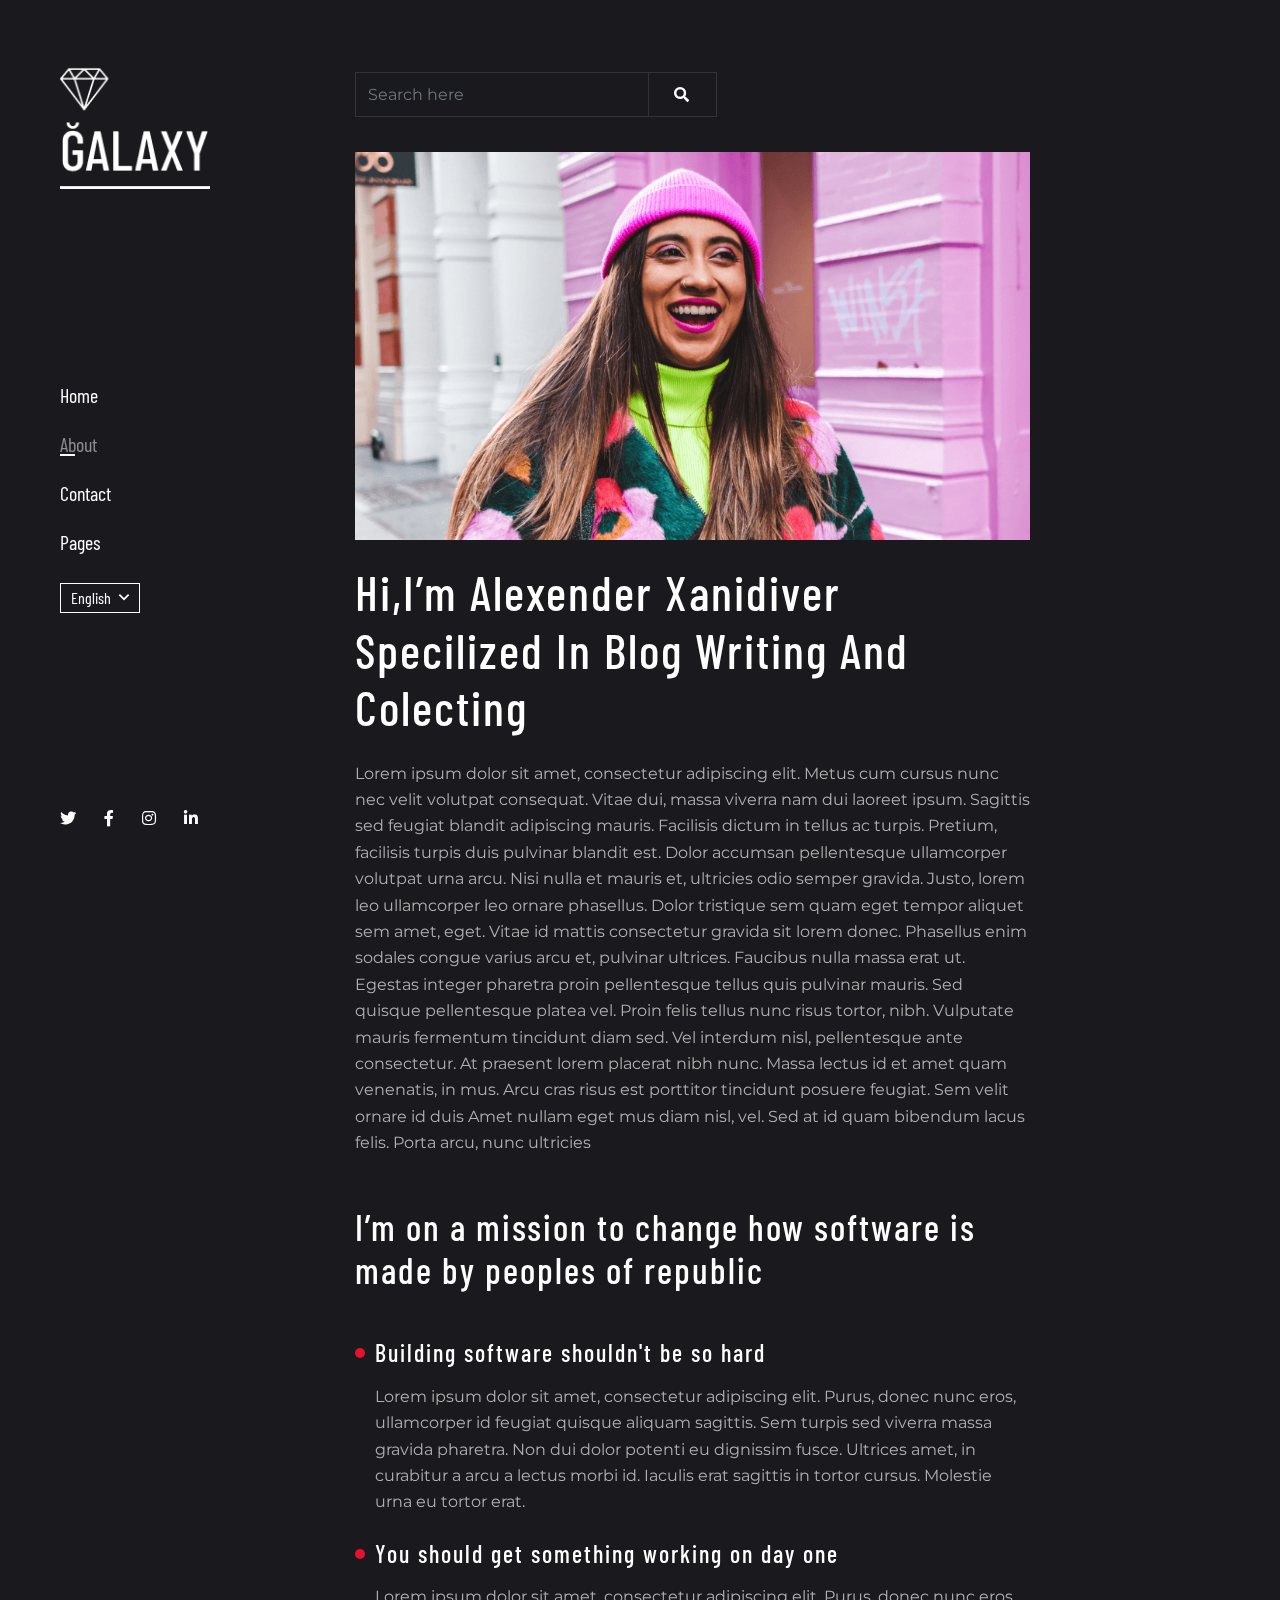
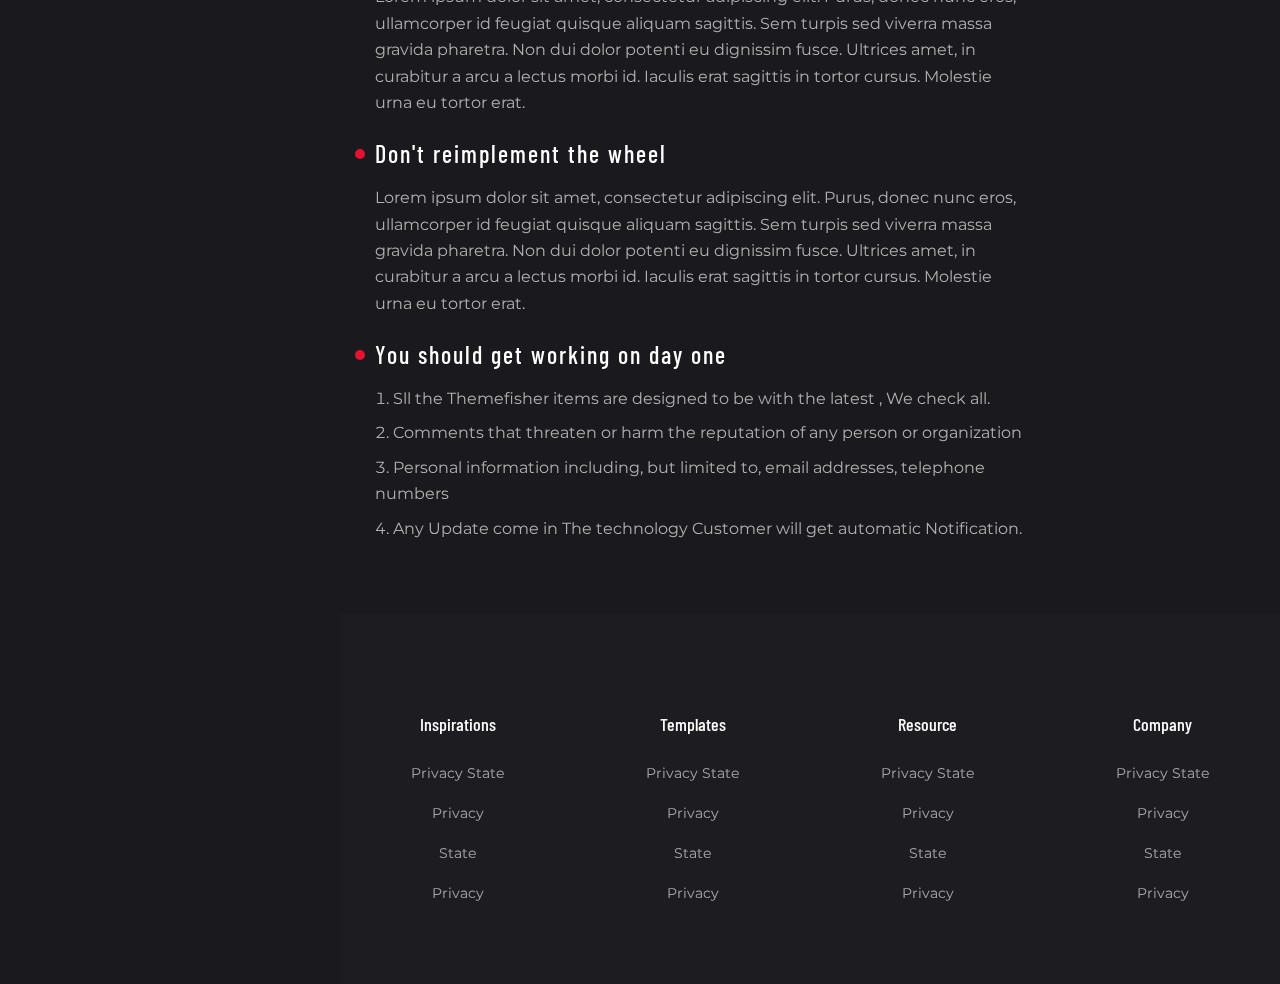
<file: theme/about.html>
<!DOCTYPE html>

<!--
 // WEBSITE: https://themefisher.com
 // TWITTER: https://twitter.com/themefisher
 // FACEBOOK: https://www.facebook.com/themefisher
 // GITHUB: https://github.com/themefisher/
-->

<html>
<head>
    <meta charset="utf-8">
    <title>Galaxy - Personal Blog Template</title>

    <!-- mobile responsive meta -->
    <meta name="viewport" content="width=device-width, initial-scale=1">
    <meta name="viewport" content="width=device-width, initial-scale=1, maximum-scale=1">

    <!-- ** Plugins Needed for the Project ** -->
    <!-- Bootstrap -->
    <link rel="stylesheet" href="plugins/bootstrap/bootstrap.min.css">
    <link rel="stylesheet" href="plugins/fontawesome/css/all.css">

    <!-- Main Stylesheet -->
    <link href="css/style.css" rel="stylesheet">

    <!--Favicon-->
    <link rel="shortcut icon" href="images/favicon.png" type="image/x-icon">
    <link rel="icon" href="images/favicon.png" type="image/x-icon">

</head>
<body>
    <!-- START preloader-wrapper -->
    <div class="preloader-wrapper">
        <div class="preloader-inner">
            <div class="spinner-border text-red"></div>
        </div>
    </div>
    <!-- END preloader-wrapper -->
    
    <!-- START main-wrapper -->
    <section class="d-flex">
  
<!-- start of sidenav -->
<aside><div class="sidenav position-sticky d-flex flex-column justify-content-between">
    <a class="navbar-brand" href="index.html" class="logo">
        <img src="images/logo.png" alt="">
    </a>
    <!-- end of navbar-brand -->

    <div class="navbar navbar-dark my-4 p-0 font-primary">
        <ul class="navbar-nav w-100">
            <li class="nav-item ">
                <a class="nav-link text-white px-0 pt-0" href="index.html">Home</a>
            </li>
            <li class="nav-item active">
                <a class="nav-link text-white px-0" href="about.html">About</a>
            </li>
            <li class="nav-item ">
                <a class="nav-link text-white px-0" href="contact.html">Contact</a>
            </li>
            <li class="nav-item  accordion">
                <div id="drop-menu" class="drop-menu collapse">
                    <a class="d-block " href="index-2.html">Home 2</a>
                    <a class="d-block " href="category.html">Category</a>
                    <a class="d-block " href="post-details.html">Post Details</a>
                    <a class="d-block " href="privacy.html">Privacy &amp; Policy</a>
                </div>
                <a class="nav-link text-white" href="#!" role="button" data-toggle="collapse" data-target="#drop-menu" aria-expanded="false" aria-controls="drop-menu">Pages</a>
            </li>
            <li class="nav-item mt-3">
                <select class="custom-select bg-transparent rounded-0 text-white shadow-none" id="pick-lang">
                    <option selected value="en">English</option>
                    <option value="fr">French</option>
                </select>
            </li>
        </ul>
    </div>
    <!-- end of navbar -->

    <ul class="list-inline nml-2">
        <li class="list-inline-item">
            <a href="#!" class="text-white text-red-onHover pr-2">
                <span class="fab fa-twitter"></span>
            </a>
        </li>
        <li class="list-inline-item">
            <a href="#!" class="text-white text-red-onHover p-2">
                <span class="fab fa-facebook-f"></span>
            </a>
        </li>
        <li class="list-inline-item">
            <a href="#!" class="text-white text-red-onHover p-2">
                <span class="fab fa-instagram"></span>
            </a>
        </li>
        <li class="list-inline-item">
            <a href="#!" class="text-white text-red-onHover p-2">
                <span class="fab fa-linkedin-in"></span>
            </a>
        </li>
    </ul>
    <!-- end of social-links -->
</div></aside>
<!-- end of sidenav -->
    <div class="main-content">
        <!-- start of mobile-nav -->
<header class="mobile-nav pt-4">
    <div class="container">
        <div class="row align-items-center">
            <div class="col-6">
                <a href="index.html">
                    <img src="images/logo.png" alt="">
                </a>
            </div>
            <div class="col-6 text-right">
                <button class="nav-toggle bg-transparent border text-white">
                    <span class="fas fa-bars"></span>
                </button>
            </div>
        </div>
    </div>
</header>
<div class="nav-toggle-overlay"></div>
<!-- end of mobile-nav -->
        <div class="container py-4 my-5">
            <div class="row">
    <div class="col-lg-5 col-md-8">
        <form class="search-form" action="#">
            <div class="input-group">
                <input type="search" class="form-control bg-transparent shadow-none rounded-0" placeholder="Search here">
                <div class="input-group-append">
                    <button class="btn" type="submit">
                        <span class="fas fa-search"></span>
                    </button>
                </div>
            </div>
        </form>
    </div>
</div>
            <div class="row">
                <div class="col-md-9">
                    <img class="img-fluid" src="images/author.png" alt="">
                    <h1 class="text-white add-letter-space my-4">Hi,I’m Alexender Xanidiver Specilized In Blog Writing And Colecting</h1>
                    <p>Lorem ipsum dolor sit amet, consectetur adipiscing elit. Metus cum cursus nunc nec velit volutpat consequat. Vitae dui, massa viverra nam dui laoreet ipsum. Sagittis sed feugiat blandit adipiscing mauris. Facilisis dictum in tellus ac turpis. Pretium, facilisis turpis duis pulvinar blandit est. Dolor accumsan pellentesque ullamcorper volutpat urna arcu. Nisi nulla et mauris et, ultricies odio semper gravida. Justo, lorem leo ullamcorper leo ornare phasellus. Dolor tristique sem quam eget tempor aliquet sem amet, eget. Vitae id mattis consectetur gravida sit lorem donec. Phasellus enim sodales congue varius arcu et, pulvinar ultrices. Faucibus nulla massa erat ut. Egestas integer pharetra proin pellentesque tellus quis pulvinar mauris. Sed quisque pellentesque platea vel. Proin felis tellus nunc risus tortor, nibh. Vulputate mauris fermentum tincidunt diam sed. Vel interdum nisl, pellentesque ante consectetur. At praesent lorem placerat nibh nunc. Massa lectus id et amet quam venenatis, in mus. Arcu cras risus est porttitor tincidunt posuere feugiat. Sem velit ornare id duis Amet nullam eget mus diam nisl, vel. Sed at id quam bibendum lacus felis. Porta arcu, nunc ultricies</p>
                    <h2 class="text-white add-letter-space my-5">I’m on a mission to change how software is made by peoples of republic</h2>
                    <ul class="list-unstyled">
                        <li class="bullet-list-item mb-4">
                            <h3 class="text-white mb-3 add-letter-space">Building software shouldn't be so hard</h3>
                            <p>Lorem ipsum dolor sit amet, consectetur adipiscing elit. Purus, donec nunc eros, ullamcorper id feugiat quisque aliquam sagittis. Sem turpis sed viverra massa gravida pharetra. Non dui dolor potenti eu dignissim fusce. Ultrices amet, in curabitur a arcu a lectus morbi id. Iaculis erat sagittis in tortor cursus. Molestie urna eu tortor erat.</p>
                        </li>
                        <li class="bullet-list-item mb-4">
                            <h3 class="text-white mb-3 add-letter-space">You should get something working on day one</h3>
                            <p>Lorem ipsum dolor sit amet, consectetur adipiscing elit. Purus, donec nunc eros, ullamcorper id feugiat quisque aliquam sagittis. Sem turpis sed viverra massa gravida pharetra. Non dui dolor potenti eu dignissim fusce. Ultrices amet, in curabitur a arcu a lectus morbi id. Iaculis erat sagittis in tortor cursus. Molestie urna eu tortor erat.</p>
                        </li>
                        <li class="bullet-list-item mb-4">
                            <h3 class="text-white mb-3 add-letter-space">Don't reimplement the wheel</h3>
                            <p>Lorem ipsum dolor sit amet, consectetur adipiscing elit. Purus, donec nunc eros, ullamcorper id feugiat quisque aliquam sagittis. Sem turpis sed viverra massa gravida pharetra. Non dui dolor potenti eu dignissim fusce. Ultrices amet, in curabitur a arcu a lectus morbi id. Iaculis erat sagittis in tortor cursus. Molestie urna eu tortor erat.</p>
                        </li>
                        <li class="bullet-list-item">
                            <h3 class="text-white mb-3 add-letter-space">You should get  working on day one</h3>
                            <ol class="pl-0">
                                <li class="mb-2">Sll the Themefisher items are designed to be with the latest , We check all.</li>
                                <li class="mb-2">Comments that threaten or harm the reputation of any person or organization</li>
                                <li class="mb-2">Personal information including, but  limited to, email addresses, telephone numbers</li>
                                <li>Any Update come in The technology  Customer will get automatic  Notification.</li>
                            </ol>
                        </li>
                    </ul>
                </div>
            </div>
        </div>

        <!-- start of footer -->
<footer class="bg-dark">
    <div class="container">
        <div class="row text-center">
            <div class="col-lg-3 col-sm-6 mb-5">
                <h5 class="font-primary text-white mb-4">Inspirations</h5>
                <ul class="list-unstyled">
                    <li><a href="#!">Privacy State</a></li>
                    <li><a href="#!">Privacy</a></li>
                    <li><a href="#!">State</a></li>
                    <li><a href="#!">Privacy</a></li>
                </ul>
            </div>
            <div class="col-lg-3 col-sm-6 mb-5">
                <h5 class="font-primary text-white mb-4">Templates</h5>
                <ul class="list-unstyled">
                    <li><a href="#!">Privacy State</a></li>
                    <li><a href="#!">Privacy</a></li>
                    <li><a href="#!">State</a></li>
                    <li><a href="#!">Privacy</a></li>
                </ul>
            </div>
            <div class="col-lg-3 col-sm-6 mb-5">
                <h5 class="font-primary text-white mb-4">Resource</h5>
                <ul class="list-unstyled">
                    <li><a href="#!">Privacy State</a></li>
                    <li><a href="#!">Privacy</a></li>
                    <li><a href="#!">State</a></li>
                    <li><a href="#!">Privacy</a></li>
                </ul>
            </div>
            <div class="col-lg-3 col-sm-6 mb-5">
                <h5 class="font-primary text-white mb-4">Company</h5>
                <ul class="list-unstyled">
                    <li><a href="#!">Privacy State</a></li>
                    <li><a href="#!">Privacy</a></li>
                    <li><a href="#!">State</a></li>
                    <li><a href="#!">Privacy</a></li>
                </ul>
            </div>
        </div>
    </div>
</footer>
<!-- end of footer -->
    </div>

    </section>
    <!-- END main-wrapper -->

    <!-- All JS Files -->
    <script src="plugins/jQuery/jquery.min.js"></script>
    <script src="plugins/bootstrap/bootstrap.min.js"></script>

    <!-- Main Script -->
    <script src="js/script.js"></script>
</body>
</html>
</file>
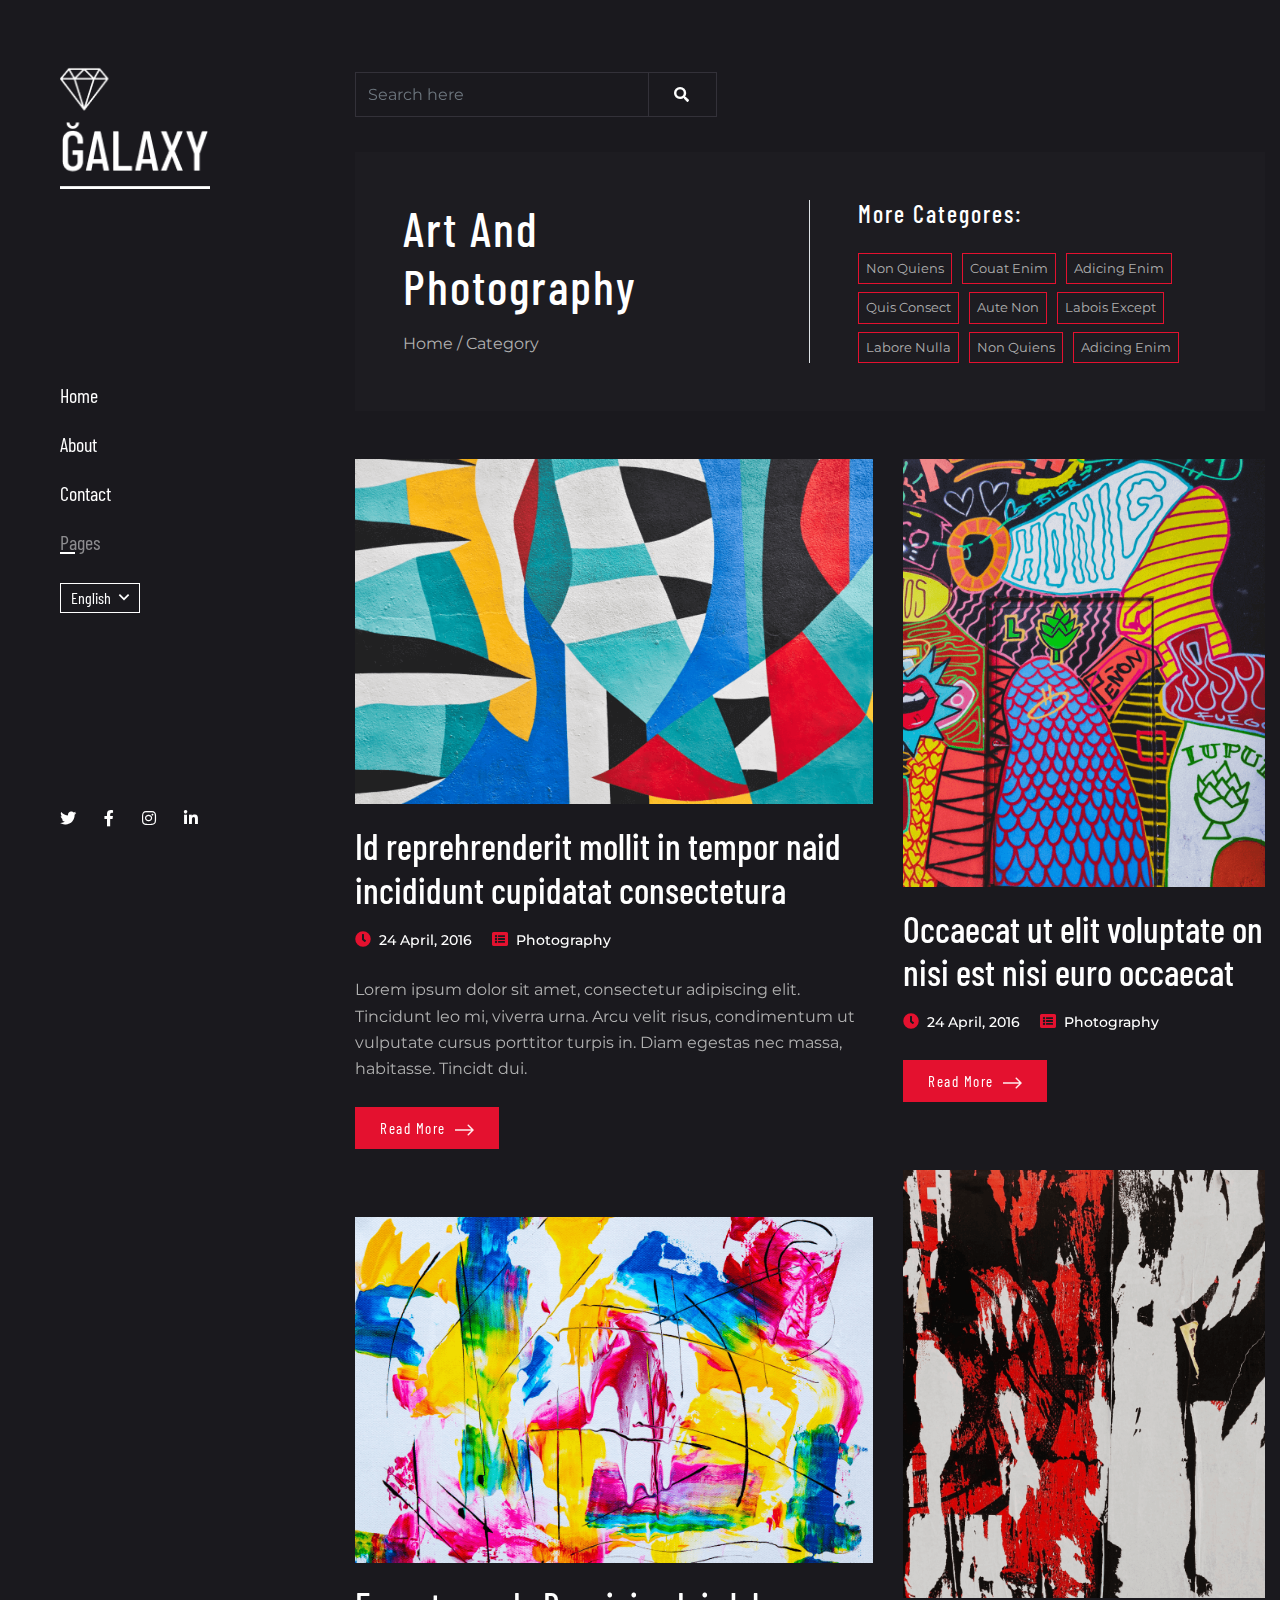
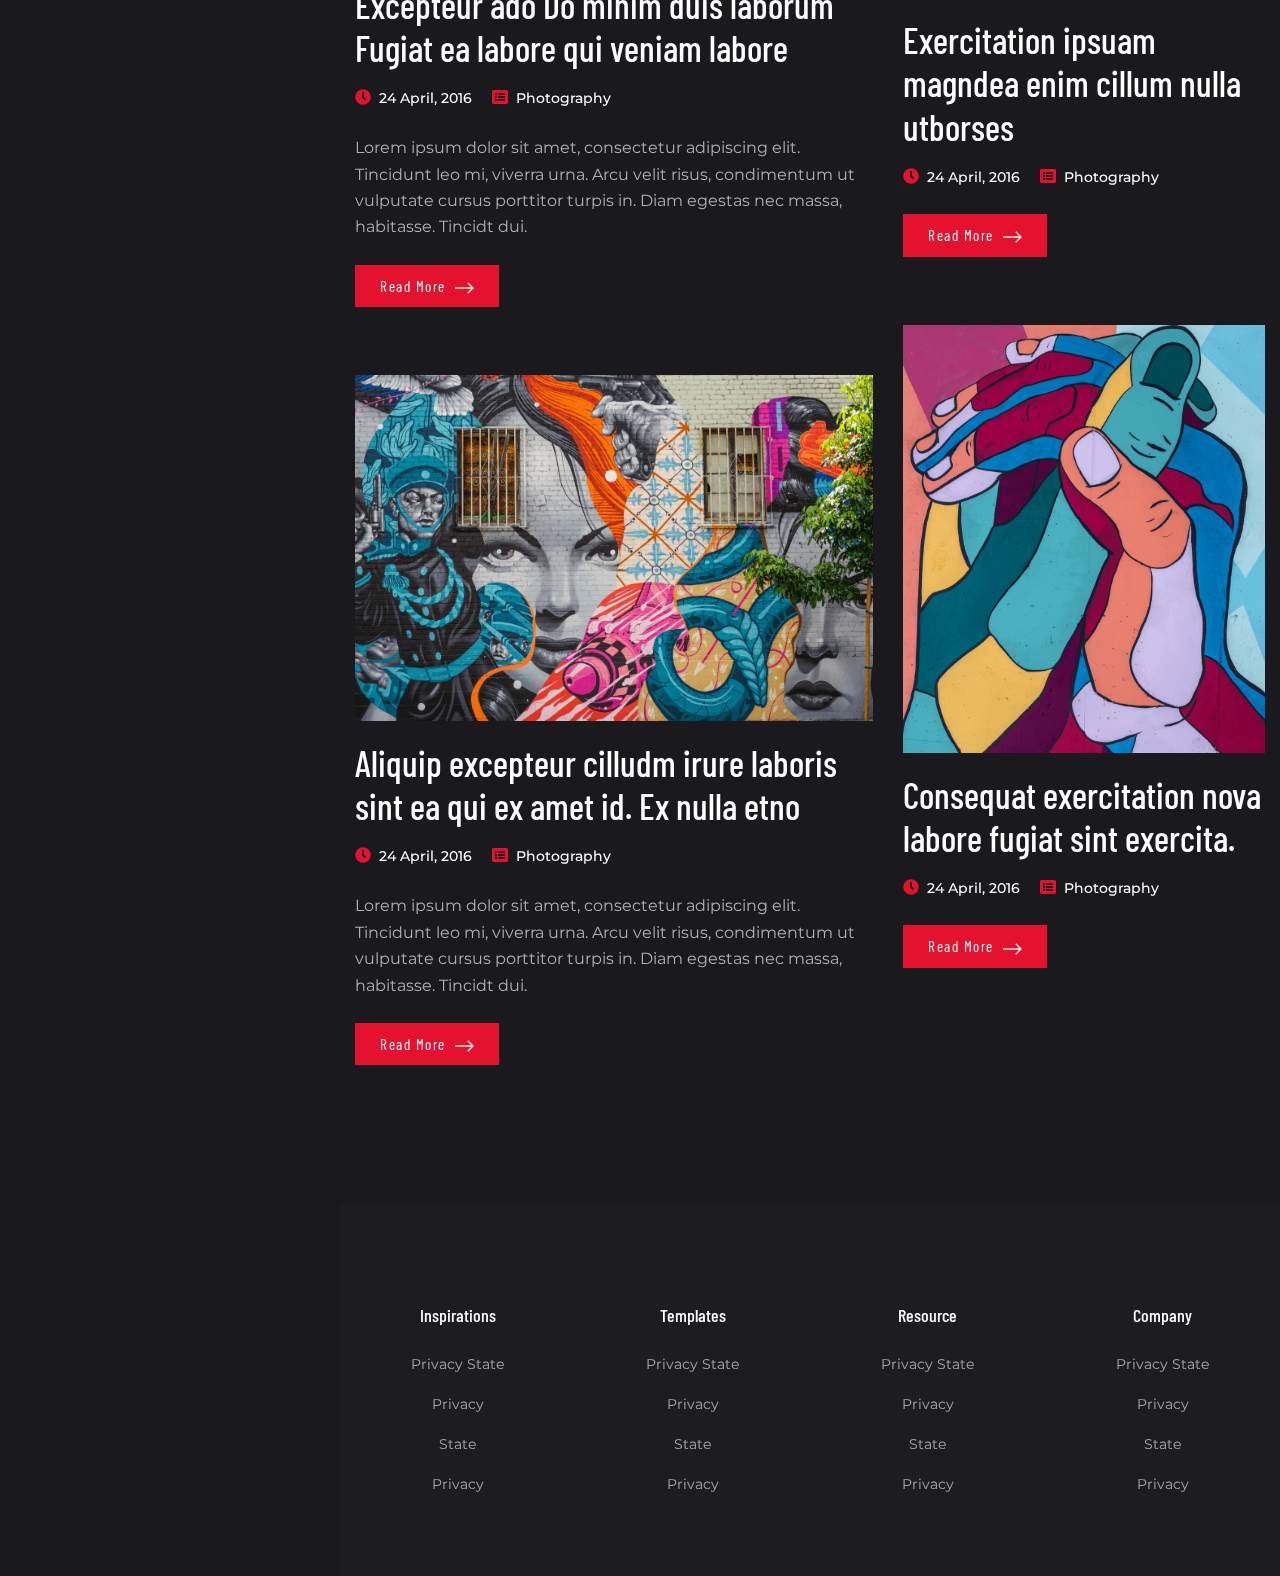
<file: theme/category.html>
<!DOCTYPE html>

<!--
 // WEBSITE: https://themefisher.com
 // TWITTER: https://twitter.com/themefisher
 // FACEBOOK: https://www.facebook.com/themefisher
 // GITHUB: https://github.com/themefisher/
-->

<html>
<head>
    <meta charset="utf-8">
    <title>Galaxy - Personal Blog Template</title>

    <!-- mobile responsive meta -->
    <meta name="viewport" content="width=device-width, initial-scale=1">
    <meta name="viewport" content="width=device-width, initial-scale=1, maximum-scale=1">

    <!-- ** Plugins Needed for the Project ** -->
    <!-- Bootstrap -->
    <link rel="stylesheet" href="plugins/bootstrap/bootstrap.min.css">
    <link rel="stylesheet" href="plugins/fontawesome/css/all.css">

    <!-- Main Stylesheet -->
    <link href="css/style.css" rel="stylesheet">

    <!--Favicon-->
    <link rel="shortcut icon" href="images/favicon.png" type="image/x-icon">
    <link rel="icon" href="images/favicon.png" type="image/x-icon">

</head>
<body>
    <!-- START preloader-wrapper -->
    <div class="preloader-wrapper">
        <div class="preloader-inner">
            <div class="spinner-border text-red"></div>
        </div>
    </div>
    <!-- END preloader-wrapper -->
    
    <!-- START main-wrapper -->
    <section class="d-flex">
  
<!-- start of sidenav -->
<aside><div class="sidenav position-sticky d-flex flex-column justify-content-between">
    <a class="navbar-brand" href="index.html" class="logo">
        <img src="images/logo.png" alt="">
    </a>
    <!-- end of navbar-brand -->

    <div class="navbar navbar-dark my-4 p-0 font-primary">
        <ul class="navbar-nav w-100">
            <li class="nav-item ">
                <a class="nav-link text-white px-0 pt-0" href="index.html">Home</a>
            </li>
            <li class="nav-item ">
                <a class="nav-link text-white px-0" href="about.html">About</a>
            </li>
            <li class="nav-item ">
                <a class="nav-link text-white px-0" href="contact.html">Contact</a>
            </li>
            <li class="nav-item active accordion">
                <div id="drop-menu" class="drop-menu collapse">
                    <a class="d-block " href="index-2.html">Home 2</a>
                    <a class="d-block active" href="category.html">Category</a>
                    <a class="d-block " href="post-details.html">Post Details</a>
                    <a class="d-block " href="privacy.html">Privacy &amp; Policy</a>
                </div>
                <a class="nav-link text-white" href="#!" role="button" data-toggle="collapse" data-target="#drop-menu" aria-expanded="false" aria-controls="drop-menu">Pages</a>
            </li>
            <li class="nav-item mt-3">
                <select class="custom-select bg-transparent rounded-0 text-white shadow-none" id="pick-lang">
                    <option selected value="en">English</option>
                    <option value="fr">French</option>
                </select>
            </li>
        </ul>
    </div>
    <!-- end of navbar -->

    <ul class="list-inline nml-2">
        <li class="list-inline-item">
            <a href="#!" class="text-white text-red-onHover pr-2">
                <span class="fab fa-twitter"></span>
            </a>
        </li>
        <li class="list-inline-item">
            <a href="#!" class="text-white text-red-onHover p-2">
                <span class="fab fa-facebook-f"></span>
            </a>
        </li>
        <li class="list-inline-item">
            <a href="#!" class="text-white text-red-onHover p-2">
                <span class="fab fa-instagram"></span>
            </a>
        </li>
        <li class="list-inline-item">
            <a href="#!" class="text-white text-red-onHover p-2">
                <span class="fab fa-linkedin-in"></span>
            </a>
        </li>
    </ul>
    <!-- end of social-links -->
</div></aside>
<!-- end of sidenav -->
    <div class="main-content">
        <!-- start of mobile-nav -->
<header class="mobile-nav pt-4">
    <div class="container">
        <div class="row align-items-center">
            <div class="col-6">
                <a href="index.html">
                    <img src="images/logo.png" alt="">
                </a>
            </div>
            <div class="col-6 text-right">
                <button class="nav-toggle bg-transparent border text-white">
                    <span class="fas fa-bars"></span>
                </button>
            </div>
        </div>
    </div>
</header>
<div class="nav-toggle-overlay"></div>
<!-- end of mobile-nav -->

        <div class="container py-4 my-5">
            <div class="row">
    <div class="col-lg-5 col-md-8">
        <form class="search-form" action="#">
            <div class="input-group">
                <input type="search" class="form-control bg-transparent shadow-none rounded-0" placeholder="Search here">
                <div class="input-group-append">
                    <button class="btn" type="submit">
                        <span class="fas fa-search"></span>
                    </button>
                </div>
            </div>
        </form>
    </div>
</div>
            
            <div class="row">
                <div class="col-12">
                    <div class="bg-dark p-5 mb-5">
                        <div class="row no-gutters">
                            <div class="col-xl-6 border-right border-lg-0 pr-0 pr-xl-5">
                                <h1 class="text-white add-letter-space">Art And Photography</h1>
                                <div class="breadcrumb-wrap mt-3">
                                    <a href="index.html">Home</a>
                                    <span>/</span>
                                    <span>Category</span>
                                </div>
                            </div>
                            <div class="col-xl-6 pl-0 pl-xl-5 mt-4 mt-xl-0">
                                <div class="categores-links text-capitalize">
                                    <h3 class="text-white add-letter-space mb-3">More Categores:</h3>
                                    <a class="border" href="#!">non quiens</a>
                                    <a class="border" href="#!">couat enim</a>
                                    <a class="border" href="#!">adicing enim</a>
                                    <a class="border" href="#!">quis consect</a>
                                    <a class="border" href="#!">aute non</a>
                                    <a class="border" href="#!">labois except</a>
                                    <a class="border" href="#!">labore nulla</a>
                                    <a class="border" href="#!">non quiens</a>
                                    <a class="border" href="#!">adicing enim</a>
                                </div>
                            </div>
                        </div>
                    </div>
                </div>
            </div>

            <div class="row justify-content-between">
    <div class="col-lg-7">
        <div class="card post-item bg-transparent border-0 mb-5">
            <a href="post-details.html">
                <img class="card-img-top rounded-0" src="images/post/post-lg/01.png" alt="">
            </a>
            <div class="card-body px-0">
                <h2 class="card-title">
                    <a class="text-white opacity-75-onHover" href="post-details.html">Id reprehrenderit mollit in tempor naid incididunt cupidatat consectetura</a>
                </h2>
                <ul class="post-meta mt-3">
                    <li class="d-inline-block mr-3">
                        <span class="fas fa-clock text-primary"></span>
                        <a class="ml-1" href="#">24 April, 2016</a>
                    </li>
                    <li class="d-inline-block">
                        <span class="fas fa-list-alt text-primary"></span>
                        <a class="ml-1" href="#">Photography</a>
                    </li>
                </ul>
                <p class="card-text my-4">Lorem ipsum dolor sit amet, consectetur adipiscing elit. Tincidunt leo mi, viverra urna. Arcu velit risus, condimentum ut vulputate cursus porttitor turpis in. Diam egestas nec massa, habitasse. Tincidt dui.</p>
                <a href="post-details.html" class="btn btn-primary">Read More <img src="images/arrow-right.png" alt=""></a>
            </div>
        </div>
        <!-- end of post-item -->
        
        <div class="card post-item bg-transparent border-0 mb-5">
            <a href="post-details.html">
                <img class="card-img-top rounded-0" src="images/post/post-lg/02.png" alt="">
            </a>
            <div class="card-body px-0">
                <h2 class="card-title">
                    <a class="text-white opacity-75-onHover" href="post-details.html">Excepteur ado Do minim duis laborum Fugiat ea labore qui veniam labore</a>
                </h2>
                <ul class="post-meta mt-3">
                    <li class="d-inline-block mr-3">
                        <span class="fas fa-clock text-primary"></span>
                        <a class="ml-1" href="#">24 April, 2016</a>
                    </li>
                    <li class="d-inline-block">
                        <span class="fas fa-list-alt text-primary"></span>
                        <a class="ml-1" href="#">Photography</a>
                    </li>
                </ul>
                <p class="card-text my-4">Lorem ipsum dolor sit amet, consectetur adipiscing elit. Tincidunt leo mi, viverra urna. Arcu velit risus, condimentum ut vulputate cursus porttitor turpis in. Diam egestas nec massa, habitasse. Tincidt dui.</p>
                <a href="post-details.html" class="btn btn-primary">Read More <img src="images/arrow-right.png" alt=""></a>
            </div>
        </div>
        <!-- end of post-item -->
        
        <div class="card post-item bg-transparent border-0 mb-5">
            <a href="post-details.html">
                <img class="card-img-top rounded-0" src="images/post/post-lg/03.png" alt="">
            </a>
            <div class="card-body px-0">
                <h2 class="card-title">
                    <a class="text-white opacity-75-onHover" href="post-details.html">Aliquip excepteur cilludm irure laboris sint ea qui ex amet id. Ex nulla etno</a>
                </h2>
                <ul class="post-meta mt-3">
                    <li class="d-inline-block mr-3">
                        <span class="fas fa-clock text-primary"></span>
                        <a class="ml-1" href="#">24 April, 2016</a>
                    </li>
                    <li class="d-inline-block">
                        <span class="fas fa-list-alt text-primary"></span>
                        <a class="ml-1" href="#">Photography</a>
                    </li>
                </ul>
                <p class="card-text my-4">Lorem ipsum dolor sit amet, consectetur adipiscing elit. Tincidunt leo mi, viverra urna. Arcu velit risus, condimentum ut vulputate cursus porttitor turpis in. Diam egestas nec massa, habitasse. Tincidt dui.</p>
                <a href="post-details.html" class="btn btn-primary">Read More <img src="images/arrow-right.png" alt=""></a>
            </div>
        </div>
        <!-- end of post-item -->
    </div>
    <div class="col-lg-5">
        <div class="card post-item bg-transparent border-0 mb-5">
            <a href="post-details.html">
                <img class="card-img-top rounded-0" src="images/post/post-md/01.png" alt="">
            </a>
            <div class="card-body px-0">
                <h2 class="card-title">
                    <a class="text-white opacity-75-onHover" href="post-details.html">Occaecat ut elit voluptate on nisi est nisi euro occaecat</a>
                </h2>
                <ul class="post-meta mt-3 mb-4">
                    <li class="d-inline-block mr-3">
                        <span class="fas fa-clock text-primary"></span>
                        <a class="ml-1" href="#">24 April, 2016</a>
                    </li>
                    <li class="d-inline-block">
                        <span class="fas fa-list-alt text-primary"></span>
                        <a class="ml-1" href="#">Photography</a>
                    </li>
                </ul>
                <a href="post-details.html" class="btn btn-primary">Read More <img src="images/arrow-right.png" alt=""></a>
            </div>
        </div>
        <!-- end of widget-post-item -->
        <div class="card post-item bg-transparent border-0 mb-5">
            <a href="post-details.html">
                <img class="card-img-top rounded-0" src="images/post/post-md/02.png" alt="">
            </a>
            <div class="card-body px-0">
                <h2 class="card-title">
                    <a class="text-white opacity-75-onHover" href="post-details.html">Exercitation ipsuam magndea enim cillum nulla utborses</a>
                </h2>
                <ul class="post-meta mt-3 mb-4">
                    <li class="d-inline-block mr-3">
                        <span class="fas fa-clock text-primary"></span>
                        <a class="ml-1" href="#">24 April, 2016</a>
                    </li>
                    <li class="d-inline-block">
                        <span class="fas fa-list-alt text-primary"></span>
                        <a class="ml-1" href="#">Photography</a>
                    </li>
                </ul>
                <a href="post-details.html" class="btn btn-primary">Read More <img src="images/arrow-right.png" alt=""></a>
            </div>
        </div>
        <!-- end of widget-post-item -->
        <div class="card post-item bg-transparent border-0">
            <a href="post-details.html">
                <img class="card-img-top rounded-0" src="images/post/post-md/03.png" alt="">
            </a>
            <div class="card-body px-0">
                <h2 class="card-title">
                    <a class="text-white opacity-75-onHover" href="post-details.html">Consequat exercitation nova labore fugiat sint exercita.</a>
                </h2>
                <ul class="post-meta mt-3 mb-4">
                    <li class="d-inline-block mr-3">
                        <span class="fas fa-clock text-primary"></span>
                        <a class="ml-1" href="#">24 April, 2016</a>
                    </li>
                    <li class="d-inline-block">
                        <span class="fas fa-list-alt text-primary"></span>
                        <a class="ml-1" href="#">Photography</a>
                    </li>
                </ul>
                <a href="post-details.html" class="btn btn-primary">Read More <img src="images/arrow-right.png" alt=""></a>
            </div>
        </div>
        <!-- end of widget-post-item -->
    </div>
</div>
        </div>

        <!-- start of footer -->
<footer class="bg-dark">
    <div class="container">
        <div class="row text-center">
            <div class="col-lg-3 col-sm-6 mb-5">
                <h5 class="font-primary text-white mb-4">Inspirations</h5>
                <ul class="list-unstyled">
                    <li><a href="#!">Privacy State</a></li>
                    <li><a href="#!">Privacy</a></li>
                    <li><a href="#!">State</a></li>
                    <li><a href="#!">Privacy</a></li>
                </ul>
            </div>
            <div class="col-lg-3 col-sm-6 mb-5">
                <h5 class="font-primary text-white mb-4">Templates</h5>
                <ul class="list-unstyled">
                    <li><a href="#!">Privacy State</a></li>
                    <li><a href="#!">Privacy</a></li>
                    <li><a href="#!">State</a></li>
                    <li><a href="#!">Privacy</a></li>
                </ul>
            </div>
            <div class="col-lg-3 col-sm-6 mb-5">
                <h5 class="font-primary text-white mb-4">Resource</h5>
                <ul class="list-unstyled">
                    <li><a href="#!">Privacy State</a></li>
                    <li><a href="#!">Privacy</a></li>
                    <li><a href="#!">State</a></li>
                    <li><a href="#!">Privacy</a></li>
                </ul>
            </div>
            <div class="col-lg-3 col-sm-6 mb-5">
                <h5 class="font-primary text-white mb-4">Company</h5>
                <ul class="list-unstyled">
                    <li><a href="#!">Privacy State</a></li>
                    <li><a href="#!">Privacy</a></li>
                    <li><a href="#!">State</a></li>
                    <li><a href="#!">Privacy</a></li>
                </ul>
            </div>
        </div>
    </div>
</footer>
<!-- end of footer -->
    </div>

    </section>
    <!-- END main-wrapper -->

    <!-- All JS Files -->
    <script src="plugins/jQuery/jquery.min.js"></script>
    <script src="plugins/bootstrap/bootstrap.min.js"></script>

    <!-- Main Script -->
    <script src="js/script.js"></script>
</body>
</html>
</file>
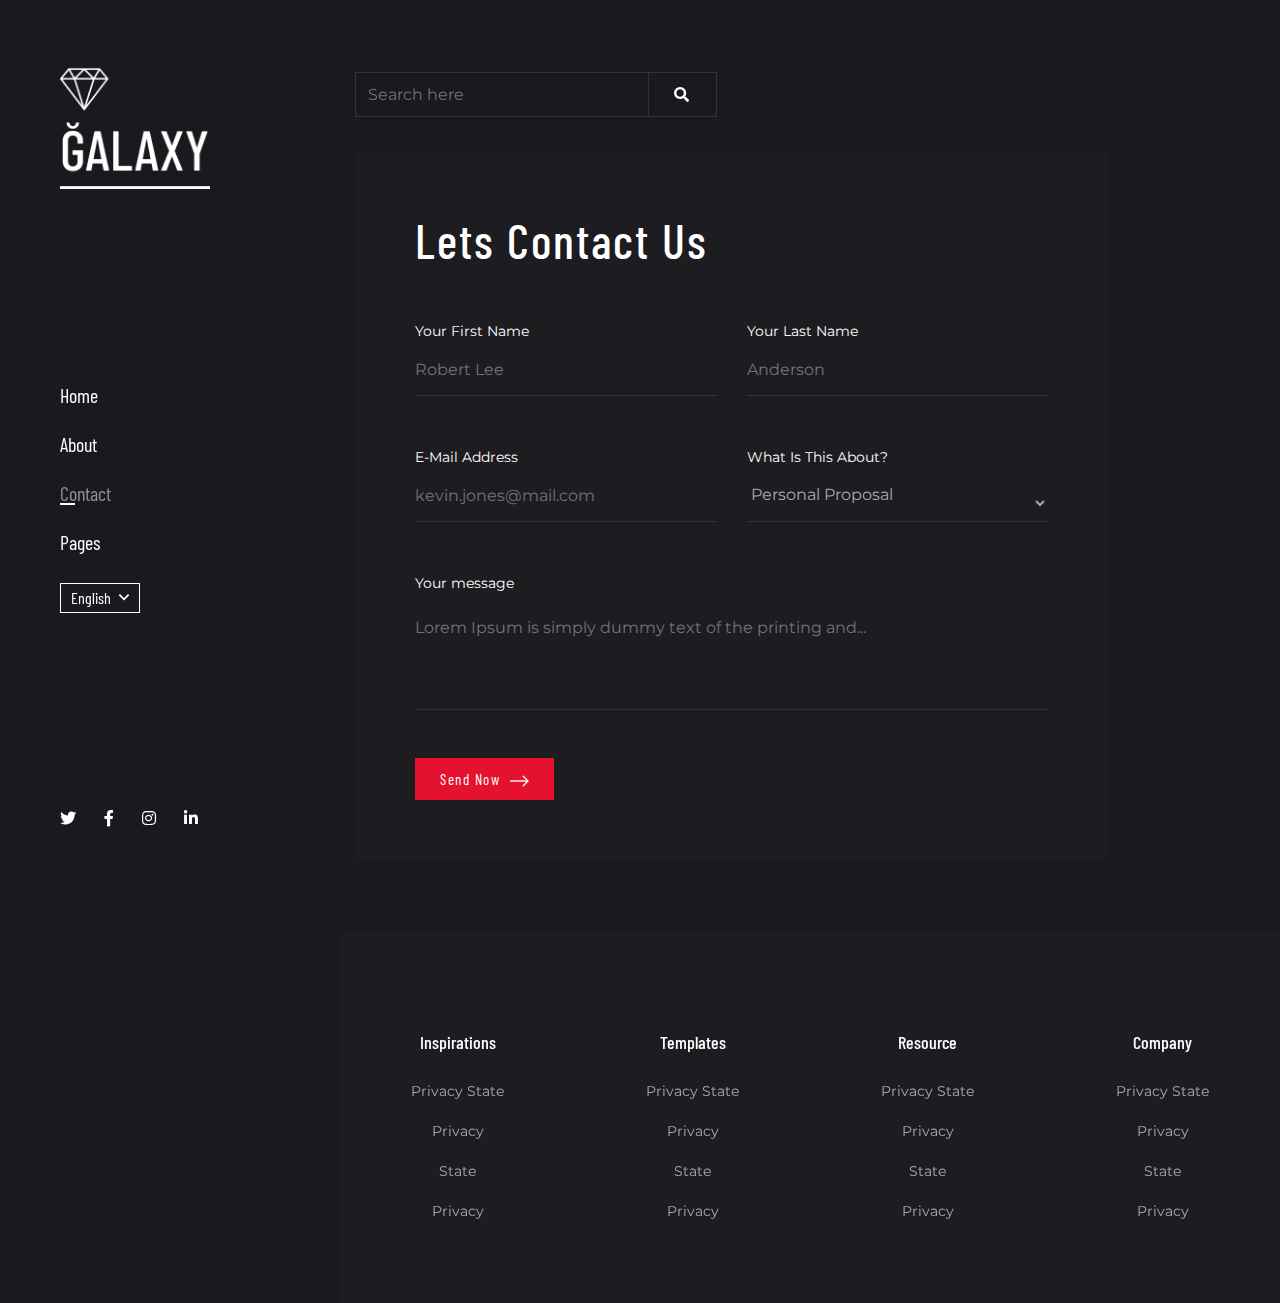
<file: theme/contact.html>
<!DOCTYPE html>

<!--
 // WEBSITE: https://themefisher.com
 // TWITTER: https://twitter.com/themefisher
 // FACEBOOK: https://www.facebook.com/themefisher
 // GITHUB: https://github.com/themefisher/
-->

<html>
<head>
    <meta charset="utf-8">
    <title>Galaxy - Personal Blog Template</title>

    <!-- mobile responsive meta -->
    <meta name="viewport" content="width=device-width, initial-scale=1">
    <meta name="viewport" content="width=device-width, initial-scale=1, maximum-scale=1">

    <!-- ** Plugins Needed for the Project ** -->
    <!-- Bootstrap -->
    <link rel="stylesheet" href="plugins/bootstrap/bootstrap.min.css">
    <link rel="stylesheet" href="plugins/fontawesome/css/all.css">

    <!-- Main Stylesheet -->
    <link href="css/style.css" rel="stylesheet">

    <!--Favicon-->
    <link rel="shortcut icon" href="images/favicon.png" type="image/x-icon">
    <link rel="icon" href="images/favicon.png" type="image/x-icon">

</head>
<body>
    <!-- START preloader-wrapper -->
    <div class="preloader-wrapper">
        <div class="preloader-inner">
            <div class="spinner-border text-red"></div>
        </div>
    </div>
    <!-- END preloader-wrapper -->
    
    <!-- START main-wrapper -->
    <section class="d-flex">
  
<!-- start of sidenav -->
<aside><div class="sidenav position-sticky d-flex flex-column justify-content-between">
    <a class="navbar-brand" href="index.html" class="logo">
        <img src="images/logo.png" alt="">
    </a>
    <!-- end of navbar-brand -->

    <div class="navbar navbar-dark my-4 p-0 font-primary">
        <ul class="navbar-nav w-100">
            <li class="nav-item ">
                <a class="nav-link text-white px-0 pt-0" href="index.html">Home</a>
            </li>
            <li class="nav-item ">
                <a class="nav-link text-white px-0" href="about.html">About</a>
            </li>
            <li class="nav-item active">
                <a class="nav-link text-white px-0" href="contact.html">Contact</a>
            </li>
            <li class="nav-item  accordion">
                <div id="drop-menu" class="drop-menu collapse">
                    <a class="d-block " href="index-2.html">Home 2</a>
                    <a class="d-block " href="category.html">Category</a>
                    <a class="d-block " href="post-details.html">Post Details</a>
                    <a class="d-block " href="privacy.html">Privacy &amp; Policy</a>
                </div>
                <a class="nav-link text-white" href="#!" role="button" data-toggle="collapse" data-target="#drop-menu" aria-expanded="false" aria-controls="drop-menu">Pages</a>
            </li>
            <li class="nav-item mt-3">
                <select class="custom-select bg-transparent rounded-0 text-white shadow-none" id="pick-lang">
                    <option selected value="en">English</option>
                    <option value="fr">French</option>
                </select>
            </li>
        </ul>
    </div>
    <!-- end of navbar -->

    <ul class="list-inline nml-2">
        <li class="list-inline-item">
            <a href="#!" class="text-white text-red-onHover pr-2">
                <span class="fab fa-twitter"></span>
            </a>
        </li>
        <li class="list-inline-item">
            <a href="#!" class="text-white text-red-onHover p-2">
                <span class="fab fa-facebook-f"></span>
            </a>
        </li>
        <li class="list-inline-item">
            <a href="#!" class="text-white text-red-onHover p-2">
                <span class="fab fa-instagram"></span>
            </a>
        </li>
        <li class="list-inline-item">
            <a href="#!" class="text-white text-red-onHover p-2">
                <span class="fab fa-linkedin-in"></span>
            </a>
        </li>
    </ul>
    <!-- end of social-links -->
</div></aside>
<!-- end of sidenav -->
    <div class="main-content">

        <!-- start of mobile-nav -->
<header class="mobile-nav pt-4">
    <div class="container">
        <div class="row align-items-center">
            <div class="col-6">
                <a href="index.html">
                    <img src="images/logo.png" alt="">
                </a>
            </div>
            <div class="col-6 text-right">
                <button class="nav-toggle bg-transparent border text-white">
                    <span class="fas fa-bars"></span>
                </button>
            </div>
        </div>
    </div>
</header>
<div class="nav-toggle-overlay"></div>
<!-- end of mobile-nav -->

        <div class="container py-4 my-5">
            <div class="row">
    <div class="col-lg-5 col-md-8">
        <form class="search-form" action="#">
            <div class="input-group">
                <input type="search" class="form-control bg-transparent shadow-none rounded-0" placeholder="Search here">
                <div class="input-group-append">
                    <button class="btn" type="submit">
                        <span class="fas fa-search"></span>
                    </button>
                </div>
            </div>
        </form>
    </div>
</div>
            <div class="row">
                <div class="col-md-10">
                    <div class="contact-form bg-dark">
                        <h1 class="text-white add-letter-space mb-5">Lets Contact Us</h1>
                        <form method="POST" class="needs-validation" novalidate>
                            <div class="row">
                                <div class="col-md-6">
                                    <div class="form-group mb-5">
                                        <label for="firstName" class="text-black-300">Your First Name</label>
                                        <input type="text" id="firstName" class="form-control bg-transparent rounded-0 border-bottom shadow-none pb-15 px-0" placeholder="Robert Lee" required>
                                        <p class="invalid-feedback">Your first-name is required!</p>
                                    </div>
                                </div>
                                <div class="col-md-6">
                                    <div class="form-group mb-5">
                                        <label for="lastName" class="text-black-300">Your Last Name</label>
                                        <input type="text" id="lastName" class="form-control bg-transparent rounded-0 border-bottom shadow-none pb-15 px-0" placeholder="Anderson" required>
                                        <p class="invalid-feedback">Your last-name is required!</p>
                                    </div>
                                </div>
                                <div class="col-md-6">
                                    <div class="form-group mb-5">
                                        <label for="email" class="text-black-300">E-Mail Address</label>
                                        <input type="email" id="email" class="form-control bg-transparent rounded-0 border-bottom shadow-none pb-15 px-0" placeholder="kevin.jones@mail.com" required>
                                        <p class="invalid-feedback">Your email is required!</p>
                                    </div>
                                </div>
                                <div class="col-md-6">
                                    <div class="form-group mb-5">
                                        <label class="text-black-300">What Is This About?</label>
                                        <select class="d-block w-100">
                                            <option value="1">Personal Proposal</option>
                                            <option value="2">Business Purpose</option>
                                            <option value="3">Want to say hello</option>
                                        </select>
                                    </div>
                                </div>
                                <div class="col-md-12">
                                    <div class="form-group mb-5">
                                        <label for="message" class="text-black-300">Your message</label>
                                        <textarea name="message" class="form-control bg-transparent rounded-0 border-bottom shadow-none pb-15 px-0" placeholder="Lorem Ipsum is simply dummy text of the printing and..." required></textarea>
                                        <p class="invalid-feedback">Message is required!</p>
                                    </div>
                                </div>
                                <div class="col-md-12">
                                    <button type="submit" class="btn btn-sm btn-primary">Send Now <img src="images/arrow-right.png" alt=""></button>
                                </div>
                            </div>
                        </form>
                    </div>
                </div>
            </div>
        </div>

        <!-- start of footer -->
<footer class="bg-dark">
    <div class="container">
        <div class="row text-center">
            <div class="col-lg-3 col-sm-6 mb-5">
                <h5 class="font-primary text-white mb-4">Inspirations</h5>
                <ul class="list-unstyled">
                    <li><a href="#!">Privacy State</a></li>
                    <li><a href="#!">Privacy</a></li>
                    <li><a href="#!">State</a></li>
                    <li><a href="#!">Privacy</a></li>
                </ul>
            </div>
            <div class="col-lg-3 col-sm-6 mb-5">
                <h5 class="font-primary text-white mb-4">Templates</h5>
                <ul class="list-unstyled">
                    <li><a href="#!">Privacy State</a></li>
                    <li><a href="#!">Privacy</a></li>
                    <li><a href="#!">State</a></li>
                    <li><a href="#!">Privacy</a></li>
                </ul>
            </div>
            <div class="col-lg-3 col-sm-6 mb-5">
                <h5 class="font-primary text-white mb-4">Resource</h5>
                <ul class="list-unstyled">
                    <li><a href="#!">Privacy State</a></li>
                    <li><a href="#!">Privacy</a></li>
                    <li><a href="#!">State</a></li>
                    <li><a href="#!">Privacy</a></li>
                </ul>
            </div>
            <div class="col-lg-3 col-sm-6 mb-5">
                <h5 class="font-primary text-white mb-4">Company</h5>
                <ul class="list-unstyled">
                    <li><a href="#!">Privacy State</a></li>
                    <li><a href="#!">Privacy</a></li>
                    <li><a href="#!">State</a></li>
                    <li><a href="#!">Privacy</a></li>
                </ul>
            </div>
        </div>
    </div>
</footer>
<!-- end of footer -->
    </div>
    </section>
    <!-- END main-wrapper -->

    <!-- All JS Files -->
    <script src="plugins/jQuery/jquery.min.js"></script>
    <script src="plugins/bootstrap/bootstrap.min.js"></script>

    <!-- Main Script -->
    <script src="js/script.js"></script>
</body>
</html>
</file>
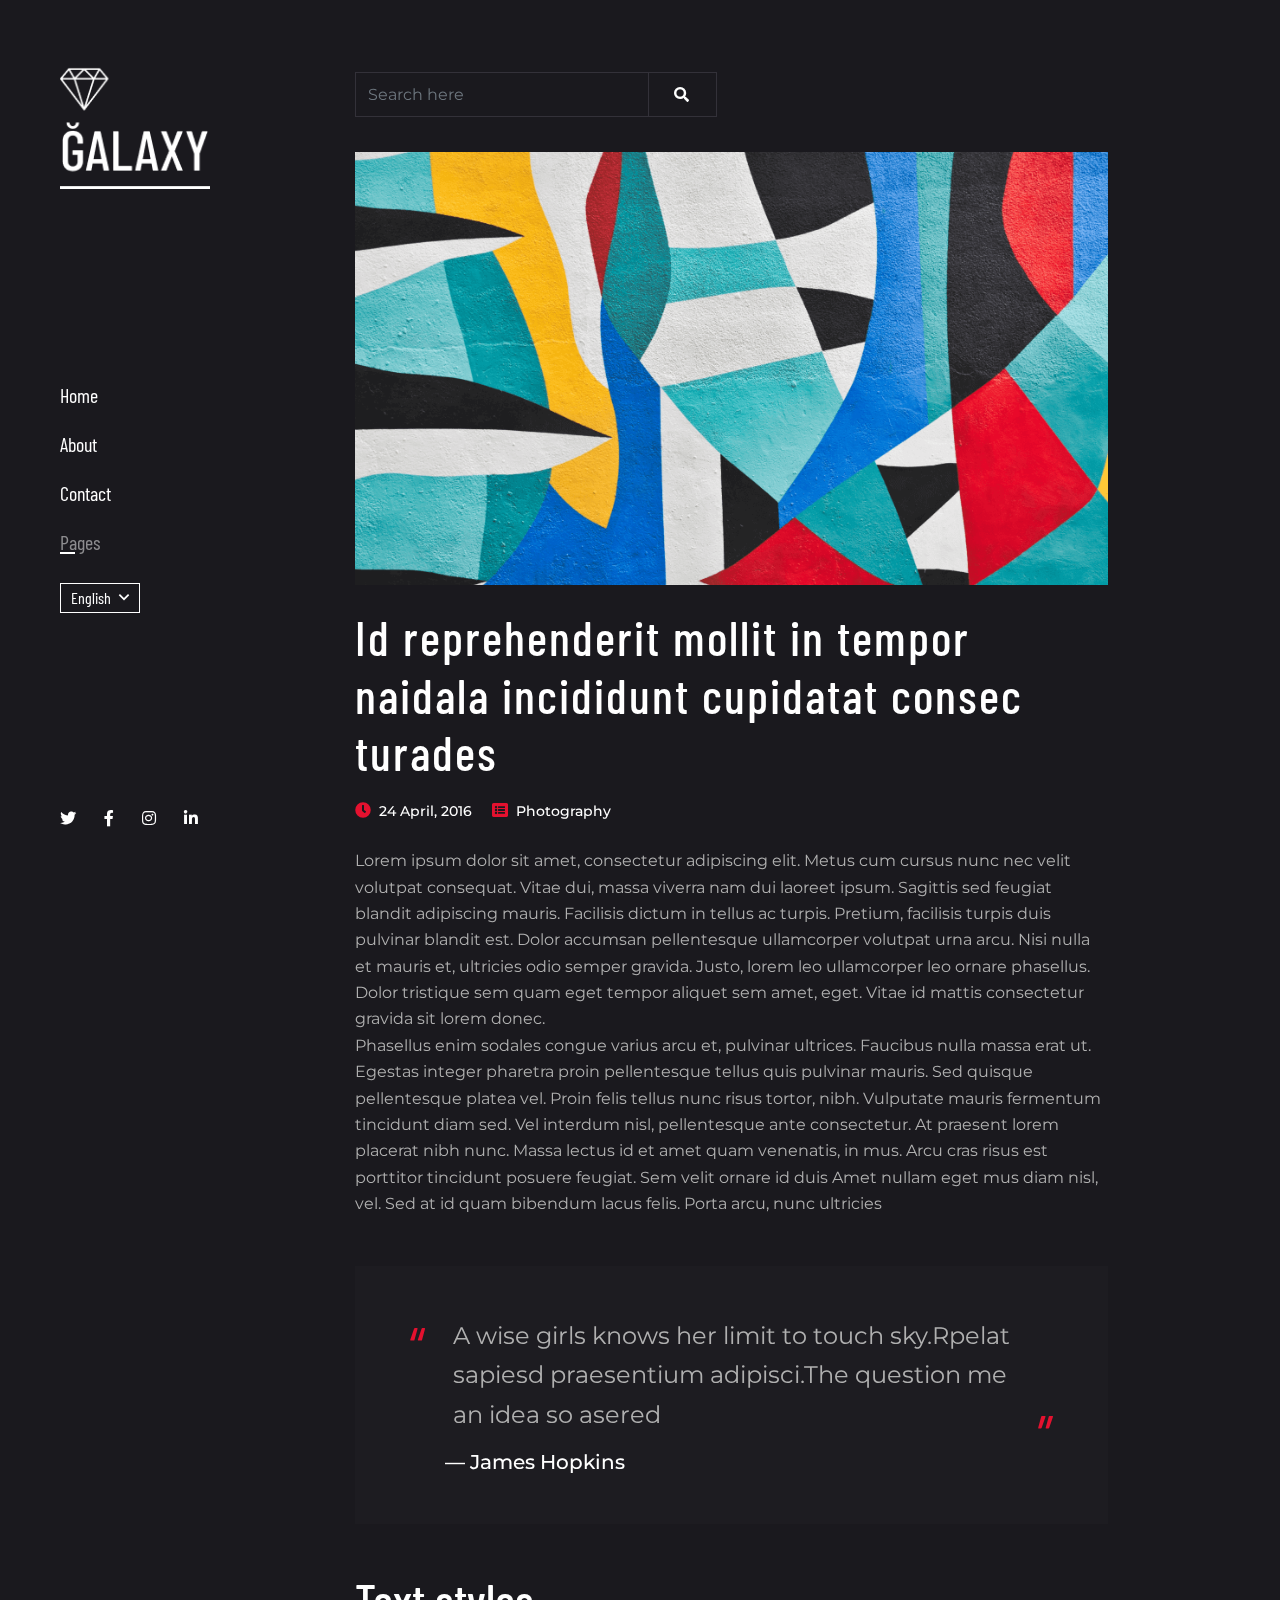
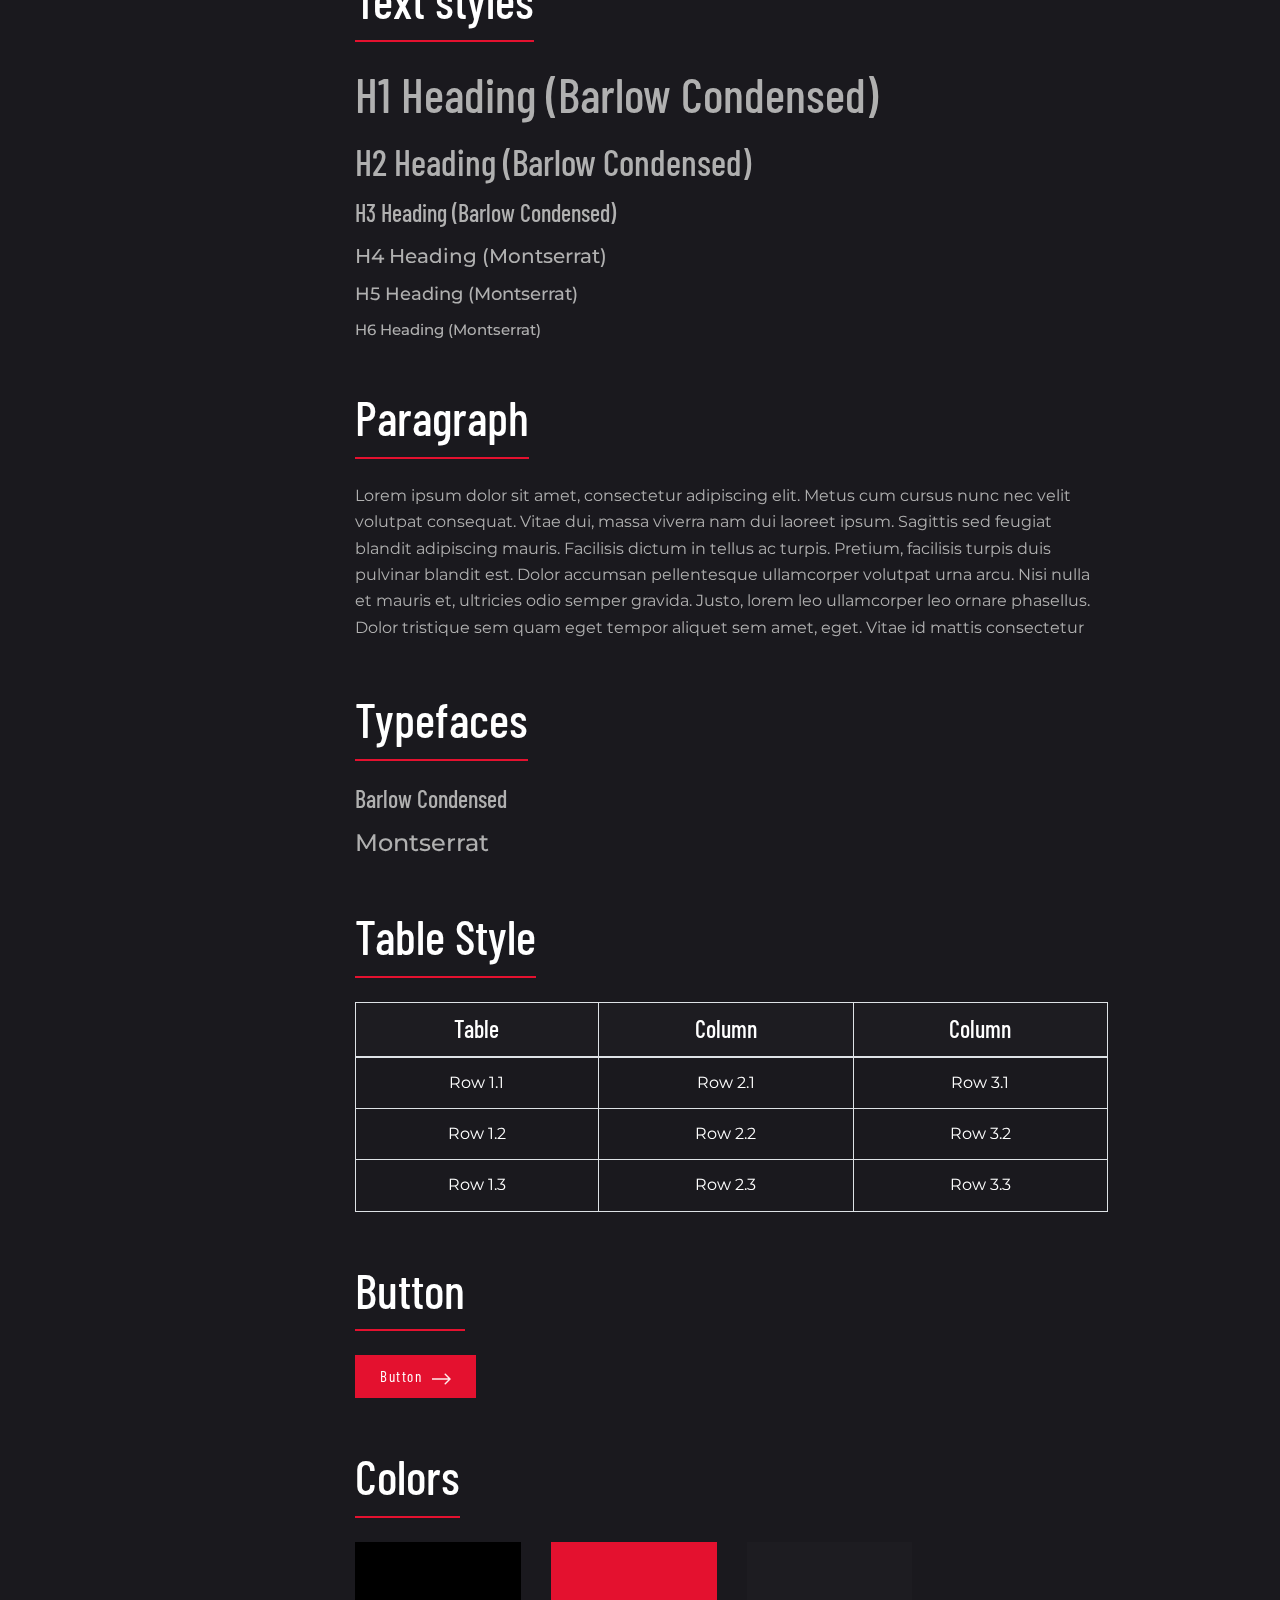
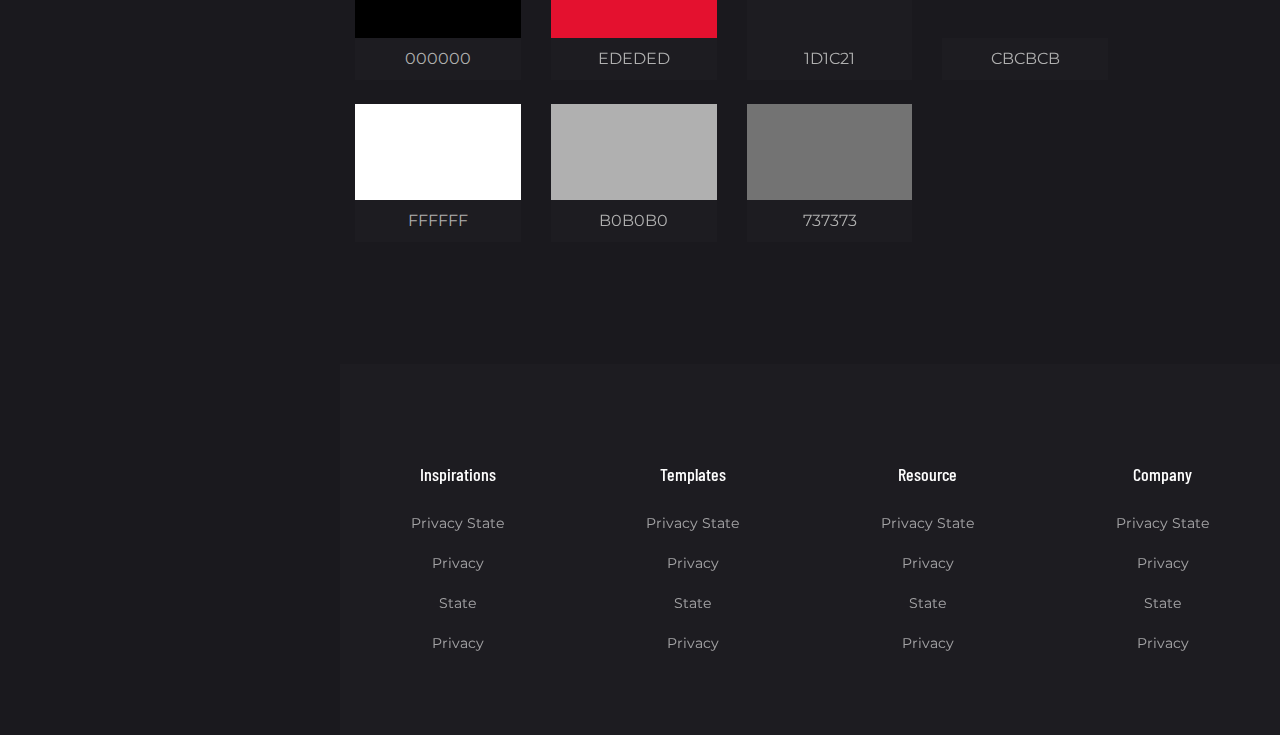
<file: theme/post-details.html>
<!DOCTYPE html>

<!--
 // WEBSITE: https://themefisher.com
 // TWITTER: https://twitter.com/themefisher
 // FACEBOOK: https://www.facebook.com/themefisher
 // GITHUB: https://github.com/themefisher/
-->

<html>
<head>
    <meta charset="utf-8">
    <title>Galaxy - Personal Blog Template</title>

    <!-- mobile responsive meta -->
    <meta name="viewport" content="width=device-width, initial-scale=1">
    <meta name="viewport" content="width=device-width, initial-scale=1, maximum-scale=1">

    <!-- ** Plugins Needed for the Project ** -->
    <!-- Bootstrap -->
    <link rel="stylesheet" href="plugins/bootstrap/bootstrap.min.css">
    <link rel="stylesheet" href="plugins/fontawesome/css/all.css">

    <!-- Main Stylesheet -->
    <link href="css/style.css" rel="stylesheet">

    <!--Favicon-->
    <link rel="shortcut icon" href="images/favicon.png" type="image/x-icon">
    <link rel="icon" href="images/favicon.png" type="image/x-icon">

</head>
<body>
    <!-- START preloader-wrapper -->
    <div class="preloader-wrapper">
        <div class="preloader-inner">
            <div class="spinner-border text-red"></div>
        </div>
    </div>
    <!-- END preloader-wrapper -->
    
    <!-- START main-wrapper -->
    <section class="d-flex">
  
<!-- start of sidenav -->
<aside><div class="sidenav position-sticky d-flex flex-column justify-content-between">
    <a class="navbar-brand" href="index.html" class="logo">
        <img src="images/logo.png" alt="">
    </a>
    <!-- end of navbar-brand -->

    <div class="navbar navbar-dark my-4 p-0 font-primary">
        <ul class="navbar-nav w-100">
            <li class="nav-item ">
                <a class="nav-link text-white px-0 pt-0" href="index.html">Home</a>
            </li>
            <li class="nav-item ">
                <a class="nav-link text-white px-0" href="about.html">About</a>
            </li>
            <li class="nav-item ">
                <a class="nav-link text-white px-0" href="contact.html">Contact</a>
            </li>
            <li class="nav-item active accordion">
                <div id="drop-menu" class="drop-menu collapse">
                    <a class="d-block " href="index-2.html">Home 2</a>
                    <a class="d-block " href="category.html">Category</a>
                    <a class="d-block active" href="post-details.html">Post Details</a>
                    <a class="d-block " href="privacy.html">Privacy &amp; Policy</a>
                </div>
                <a class="nav-link text-white" href="#!" role="button" data-toggle="collapse" data-target="#drop-menu" aria-expanded="false" aria-controls="drop-menu">Pages</a>
            </li>
            <li class="nav-item mt-3">
                <select class="custom-select bg-transparent rounded-0 text-white shadow-none" id="pick-lang">
                    <option selected value="en">English</option>
                    <option value="fr">French</option>
                </select>
            </li>
        </ul>
    </div>
    <!-- end of navbar -->

    <ul class="list-inline nml-2">
        <li class="list-inline-item">
            <a href="#!" class="text-white text-red-onHover pr-2">
                <span class="fab fa-twitter"></span>
            </a>
        </li>
        <li class="list-inline-item">
            <a href="#!" class="text-white text-red-onHover p-2">
                <span class="fab fa-facebook-f"></span>
            </a>
        </li>
        <li class="list-inline-item">
            <a href="#!" class="text-white text-red-onHover p-2">
                <span class="fab fa-instagram"></span>
            </a>
        </li>
        <li class="list-inline-item">
            <a href="#!" class="text-white text-red-onHover p-2">
                <span class="fab fa-linkedin-in"></span>
            </a>
        </li>
    </ul>
    <!-- end of social-links -->
</div></aside>
<!-- end of sidenav -->
    <div class="main-content">
        <!-- start of mobile-nav -->
<header class="mobile-nav pt-4">
    <div class="container">
        <div class="row align-items-center">
            <div class="col-6">
                <a href="index.html">
                    <img src="images/logo.png" alt="">
                </a>
            </div>
            <div class="col-6 text-right">
                <button class="nav-toggle bg-transparent border text-white">
                    <span class="fas fa-bars"></span>
                </button>
            </div>
        </div>
    </div>
</header>
<div class="nav-toggle-overlay"></div>
<!-- end of mobile-nav -->

            <div class="container py-4 my-5">
                <div class="row">
    <div class="col-lg-5 col-md-8">
        <form class="search-form" action="#">
            <div class="input-group">
                <input type="search" class="form-control bg-transparent shadow-none rounded-0" placeholder="Search here">
                <div class="input-group-append">
                    <button class="btn" type="submit">
                        <span class="fas fa-search"></span>
                    </button>
                </div>
            </div>
        </form>
    </div>
</div>
                
                <div class="row justify-content-between">
                    <div class="col-lg-10">
                        <img class="img-fluid" src="images/post/post-single/01.png" alt="">
                        <h1 class="text-white add-letter-space mt-4">Id reprehenderit mollit in tempor naidala incididunt cupidatat consec turades</h1>
                        <ul class="post-meta mt-3 mb-4">
                            <li class="d-inline-block mr-3">
                                <span class="fas fa-clock text-primary"></span>
                                <a class="ml-1" href="#">24 April, 2016</a>
                            </li>
                            <li class="d-inline-block">
                                <span class="fas fa-list-alt text-primary"></span>
                                <a class="ml-1" href="#">Photography</a>
                            </li>
                        </ul>

                        <p>Lorem ipsum dolor sit amet, consectetur adipiscing elit. Metus cum cursus nunc nec velit volutpat consequat. Vitae dui, massa viverra nam dui laoreet ipsum. Sagittis sed feugiat blandit adipiscing mauris. Facilisis dictum in tellus ac turpis. Pretium, facilisis turpis duis pulvinar blandit est. Dolor accumsan pellentesque ullamcorper volutpat urna arcu. Nisi nulla et mauris et, ultricies odio semper gravida. Justo, lorem leo ullamcorper leo ornare phasellus. Dolor tristique sem quam eget tempor aliquet sem amet, eget. Vitae id mattis consectetur gravida sit lorem donec.</p>
                        <p>Phasellus enim sodales congue varius arcu et, pulvinar ultrices. Faucibus nulla massa erat ut. Egestas integer pharetra proin pellentesque tellus quis pulvinar mauris. Sed quisque pellentesque platea vel. Proin felis tellus nunc risus tortor, nibh. Vulputate mauris fermentum tincidunt diam sed. Vel interdum nisl, pellentesque ante consectetur. At praesent lorem placerat nibh nunc. Massa lectus id et amet quam venenatis, in mus. Arcu cras risus est porttitor tincidunt posuere feugiat. Sem velit ornare id duis Amet nullam eget mus diam nisl, vel. Sed at id quam bibendum lacus felis. Porta arcu, nunc ultricies </p>

                        <div class="blockquote bg-dark my-5">
                            <p class="blockquote-text pl-2">A wise girls knows her limit to touch sky.Rpelat sapiesd praesentium adipisci.The question me an idea so asered</p>
                            <span class="blockquote-footer text-white h4 mt-3">James Hopkins</span>
                        </div>

                        <div class="widget">
                            <h1 class="widget-title text-white d-inline-block mb-4">Text styles</h1>
                            <h1 class="h1 mb-3">H1 Heading (Barlow Condensed)</h1>
                            <h2 class="h2 mb-3">H2 Heading (Barlow Condensed)</h2>
                            <h3 class="h3 mb-3">H3 Heading (Barlow Condensed)</h3>
                            <h4 class="h4 mb-3">H4 Heading (Montserrat)</h4>
                            <h5 class="h5 mb-3">H5 Heading (Montserrat)</h5>
                            <h6 class="h6 mb-3">H6 Heading (Montserrat)</h6>
                            <!-- end headings -->
                        </div>

                        <div class="widget">
                            <h1 class="widget-title text-white d-inline-block mb-4">Paragraph</h1>
                            <p>Lorem ipsum dolor sit amet, consectetur adipiscing elit. Metus cum cursus nunc nec velit volutpat consequat. Vitae dui, massa viverra nam dui laoreet ipsum. Sagittis sed feugiat blandit adipiscing mauris. Facilisis dictum in tellus ac turpis. Pretium, facilisis turpis duis pulvinar blandit est. Dolor accumsan pellentesque ullamcorper volutpat urna arcu. Nisi nulla et mauris et, ultricies odio semper gravida. Justo, lorem leo ullamcorper leo ornare phasellus. Dolor tristique sem quam eget tempor aliquet sem amet, eget. Vitae id mattis consectetur </p>
                            <!-- end paragraph -->
                        </div>

                        <div class="widget">
                            <h1 class="widget-title text-white d-inline-block mb-4">Typefaces</h1>
                            <h3 class="font-primary mb-3">Barlow Condensed</h3>
                            <h3 class="font-secondary">Montserrat</h3>
                            <!-- end typefaces -->
                        </div>

                        <div class="widget">
                            <h1 class="widget-title text-white d-inline-block mb-4">Table Style</h1>
                            <table class="table table-bordered text-center text-white table-transparent">
                                <thead class="bg-dark">
                                    <tr>
                                        <th class="h3" scope="col">Table</th>
                                        <th class="h3" scope="col">Column</th>
                                        <th class="h3" scope="col">Column</th>
                                    </tr>
                                </thead>
                                <tbody>
                                    <tr>
                                        <td>Row 1.1</td>
                                        <td>Row 2.1</td>
                                        <td>Row 3.1</td>
                                    </tr>
                                    <tr>
                                        <td>Row 1.2</td>
                                        <td>Row 2.2</td>
                                        <td>Row 3.2</td>
                                    </tr>
                                    <tr>
                                        <td>Row 1.3</td>
                                        <td>Row 2.3</td>
                                        <td>Row 3.3</td>
                                    </tr>
                                </tbody>
                            </table>
                            <!-- end table-style -->
                        </div>

                        <div class="widget">
                            <h1 class="widget-title text-white d-inline-block mb-4">Button</h1>
                            <div class="d-block">
                                <a class="btn btn-primary" href="#!">Button <img src="images/arrow-right.png" alt=""></a>
                            </div>
                            <!-- end buttons -->
                        </div>

                        <div class="widget">
                            <h1 class="widget-title text-white d-inline-block">Colors</h1>
                            <div class="row text-center">
                                <div class="col-sm-3 mt-4">
                                    <div class="rounded">
                                        <div class="bg-black py-5"></div>
                                        <p class="bg-dark py-2">000000</p>
                                    </div>
                                </div>
                                <div class="col-sm-3 mt-4">
                                    <div class="rounded">
                                        <div class="bg-primary py-5"></div>
                                        <p class="bg-dark py-2">EDEDED</p>
                                    </div>
                                </div>
                                <div class="col-sm-3 mt-4">
                                    <div class="rounded">
                                        <div class="bg-dark py-5"></div>
                                        <p class="bg-dark py-2">1D1C21</p>
                                    </div>
                                </div>
                                <div class="col-sm-3 mt-4">
                                    <div class="rounded">
                                        <div class="bg-dark-gray py-5"></div>
                                        <p class="bg-dark py-2">CBCBCB</p>
                                    </div>
                                </div>
                                <div class="col-sm-3 mt-4">
                                    <div class="rounded">
                                        <div class="bg-white py-5"></div>
                                        <p class="bg-dark py-2">FFFFFF</p>
                                    </div>
                                </div>
                                <div class="col-sm-3 mt-4">
                                    <div class="rounded">
                                        <div class="bg-gray py-5"></div>
                                        <p class="bg-dark py-2">B0B0B0</p>
                                    </div>
                                </div>
                                <div class="col-sm-3 mt-4">
                                    <div class="rounded">
                                        <div class="bg-black-700-darken py-5"></div>
                                        <p class="bg-dark py-2">737373</p>
                                    </div>
                                </div>
                            </div>
                            <!-- end colors -->
                        </div>
                        
                    </div>
                </div>
            </div>

            <!-- start of footer -->
<footer class="bg-dark">
    <div class="container">
        <div class="row text-center">
            <div class="col-lg-3 col-sm-6 mb-5">
                <h5 class="font-primary text-white mb-4">Inspirations</h5>
                <ul class="list-unstyled">
                    <li><a href="#!">Privacy State</a></li>
                    <li><a href="#!">Privacy</a></li>
                    <li><a href="#!">State</a></li>
                    <li><a href="#!">Privacy</a></li>
                </ul>
            </div>
            <div class="col-lg-3 col-sm-6 mb-5">
                <h5 class="font-primary text-white mb-4">Templates</h5>
                <ul class="list-unstyled">
                    <li><a href="#!">Privacy State</a></li>
                    <li><a href="#!">Privacy</a></li>
                    <li><a href="#!">State</a></li>
                    <li><a href="#!">Privacy</a></li>
                </ul>
            </div>
            <div class="col-lg-3 col-sm-6 mb-5">
                <h5 class="font-primary text-white mb-4">Resource</h5>
                <ul class="list-unstyled">
                    <li><a href="#!">Privacy State</a></li>
                    <li><a href="#!">Privacy</a></li>
                    <li><a href="#!">State</a></li>
                    <li><a href="#!">Privacy</a></li>
                </ul>
            </div>
            <div class="col-lg-3 col-sm-6 mb-5">
                <h5 class="font-primary text-white mb-4">Company</h5>
                <ul class="list-unstyled">
                    <li><a href="#!">Privacy State</a></li>
                    <li><a href="#!">Privacy</a></li>
                    <li><a href="#!">State</a></li>
                    <li><a href="#!">Privacy</a></li>
                </ul>
            </div>
        </div>
    </div>
</footer>
<!-- end of footer -->
        </div>
    
        </section>
    <!-- END main-wrapper -->

    <!-- All JS Files -->
    <script src="plugins/jQuery/jquery.min.js"></script>
    <script src="plugins/bootstrap/bootstrap.min.js"></script>

    <!-- Main Script -->
    <script src="js/script.js"></script>
</body>
</html>
</file>
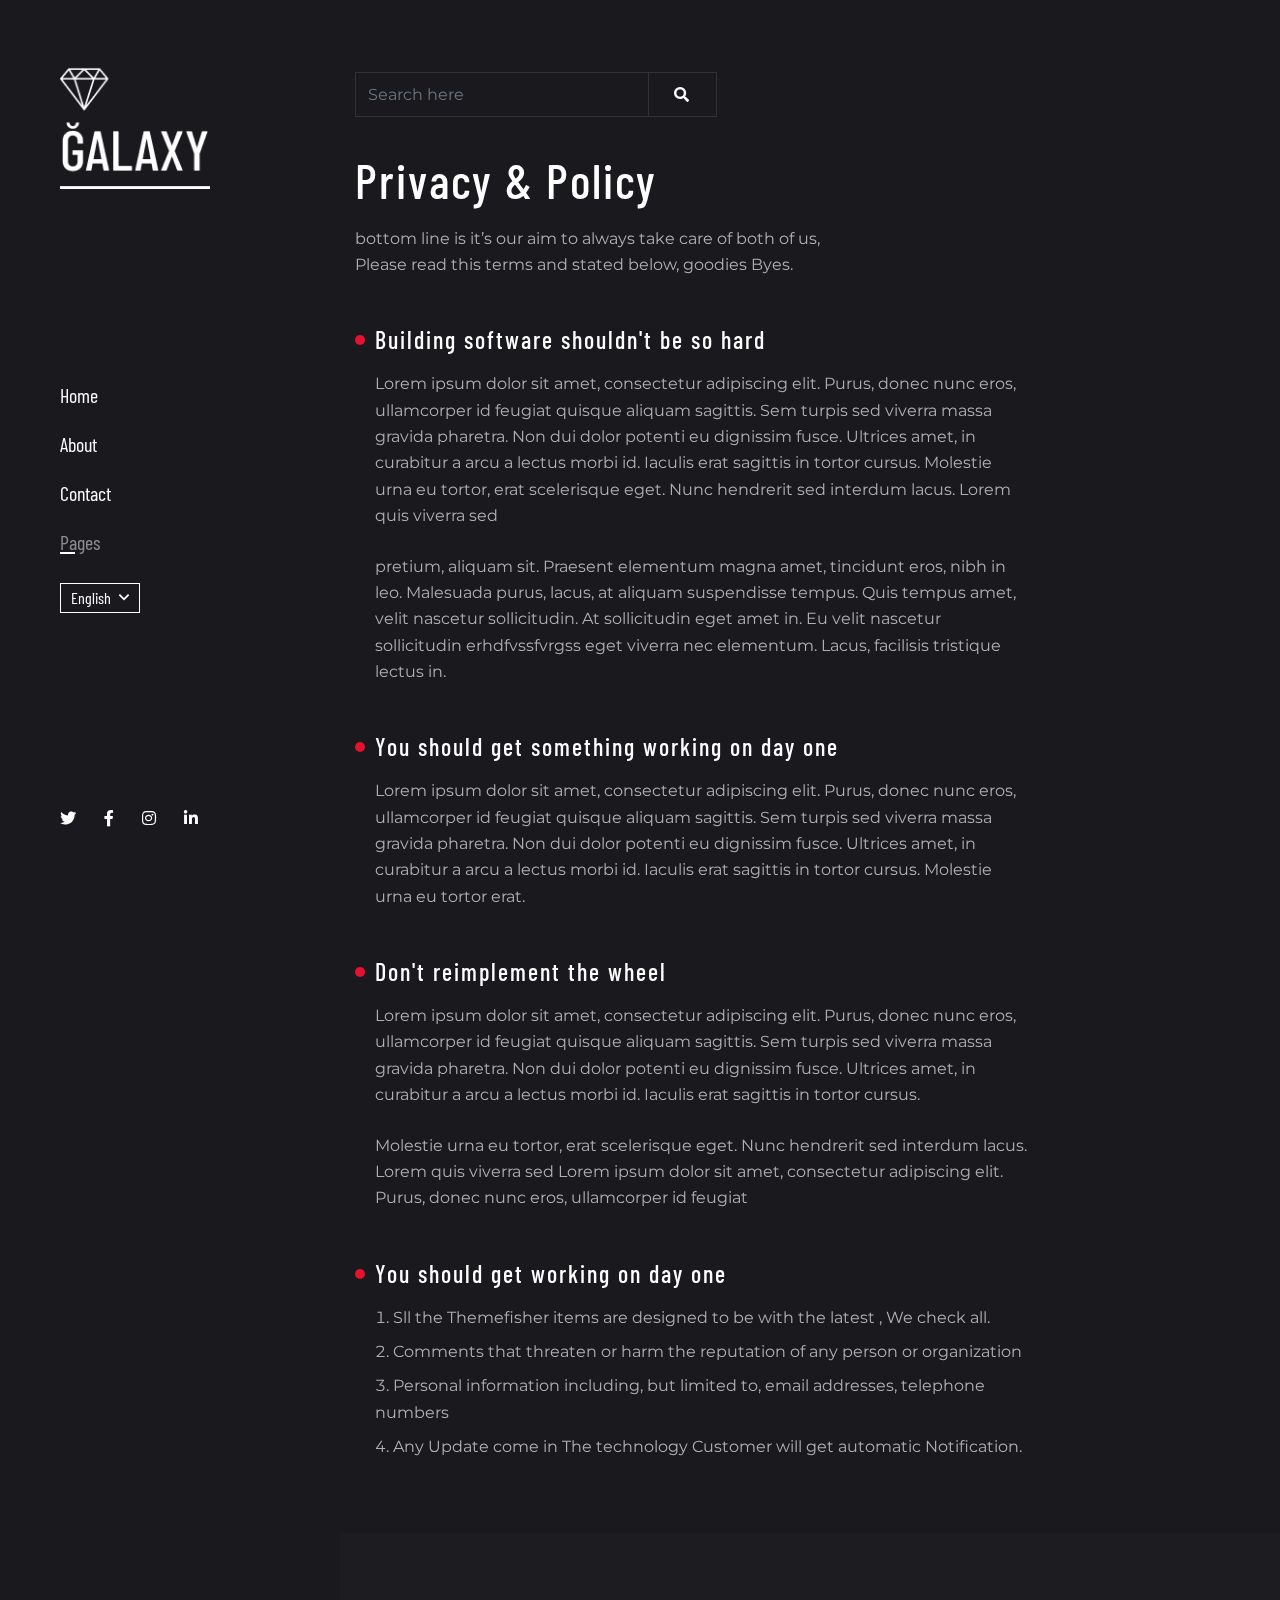
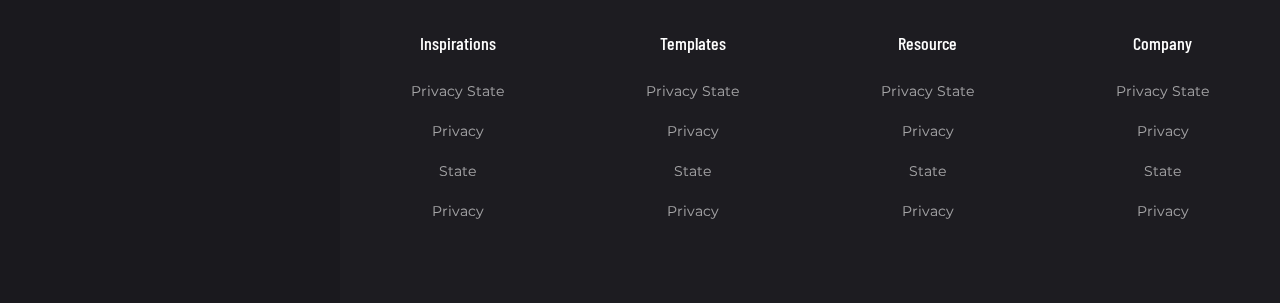
<file: theme/privacy.html>
<!DOCTYPE html>

<!--
 // WEBSITE: https://themefisher.com
 // TWITTER: https://twitter.com/themefisher
 // FACEBOOK: https://www.facebook.com/themefisher
 // GITHUB: https://github.com/themefisher/
-->

<html>
<head>
    <meta charset="utf-8">
    <title>Galaxy - Personal Blog Template</title>

    <!-- mobile responsive meta -->
    <meta name="viewport" content="width=device-width, initial-scale=1">
    <meta name="viewport" content="width=device-width, initial-scale=1, maximum-scale=1">

    <!-- ** Plugins Needed for the Project ** -->
    <!-- Bootstrap -->
    <link rel="stylesheet" href="plugins/bootstrap/bootstrap.min.css">
    <link rel="stylesheet" href="plugins/fontawesome/css/all.css">

    <!-- Main Stylesheet -->
    <link href="css/style.css" rel="stylesheet">

    <!--Favicon-->
    <link rel="shortcut icon" href="images/favicon.png" type="image/x-icon">
    <link rel="icon" href="images/favicon.png" type="image/x-icon">

</head>
<body>
    <!-- START preloader-wrapper -->
    <div class="preloader-wrapper">
        <div class="preloader-inner">
            <div class="spinner-border text-red"></div>
        </div>
    </div>
    <!-- END preloader-wrapper -->
    
    <!-- START main-wrapper -->
    <section class="d-flex">
  
<!-- start of sidenav -->
<aside><div class="sidenav position-sticky d-flex flex-column justify-content-between">
    <a class="navbar-brand" href="index.html" class="logo">
        <img src="images/logo.png" alt="">
    </a>
    <!-- end of navbar-brand -->

    <div class="navbar navbar-dark my-4 p-0 font-primary">
        <ul class="navbar-nav w-100">
            <li class="nav-item ">
                <a class="nav-link text-white px-0 pt-0" href="index.html">Home</a>
            </li>
            <li class="nav-item ">
                <a class="nav-link text-white px-0" href="about.html">About</a>
            </li>
            <li class="nav-item ">
                <a class="nav-link text-white px-0" href="contact.html">Contact</a>
            </li>
            <li class="nav-item active accordion">
                <div id="drop-menu" class="drop-menu collapse">
                    <a class="d-block " href="index-2.html">Home 2</a>
                    <a class="d-block " href="category.html">Category</a>
                    <a class="d-block " href="post-details.html">Post Details</a>
                    <a class="d-block active" href="privacy.html">Privacy &amp; Policy</a>
                </div>
                <a class="nav-link text-white" href="#!" role="button" data-toggle="collapse" data-target="#drop-menu" aria-expanded="false" aria-controls="drop-menu">Pages</a>
            </li>
            <li class="nav-item mt-3">
                <select class="custom-select bg-transparent rounded-0 text-white shadow-none" id="pick-lang">
                    <option selected value="en">English</option>
                    <option value="fr">French</option>
                </select>
            </li>
        </ul>
    </div>
    <!-- end of navbar -->

    <ul class="list-inline nml-2">
        <li class="list-inline-item">
            <a href="#!" class="text-white text-red-onHover pr-2">
                <span class="fab fa-twitter"></span>
            </a>
        </li>
        <li class="list-inline-item">
            <a href="#!" class="text-white text-red-onHover p-2">
                <span class="fab fa-facebook-f"></span>
            </a>
        </li>
        <li class="list-inline-item">
            <a href="#!" class="text-white text-red-onHover p-2">
                <span class="fab fa-instagram"></span>
            </a>
        </li>
        <li class="list-inline-item">
            <a href="#!" class="text-white text-red-onHover p-2">
                <span class="fab fa-linkedin-in"></span>
            </a>
        </li>
    </ul>
    <!-- end of social-links -->
</div></aside>
<!-- end of sidenav -->
    <div class="main-content">
        <!-- start of mobile-nav -->
<header class="mobile-nav pt-4">
    <div class="container">
        <div class="row align-items-center">
            <div class="col-6">
                <a href="index.html">
                    <img src="images/logo.png" alt="">
                </a>
            </div>
            <div class="col-6 text-right">
                <button class="nav-toggle bg-transparent border text-white">
                    <span class="fas fa-bars"></span>
                </button>
            </div>
        </div>
    </div>
</header>
<div class="nav-toggle-overlay"></div>
<!-- end of mobile-nav -->

            <div class="container py-4 my-5">
                <div class="row">
    <div class="col-lg-5 col-md-8">
        <form class="search-form" action="#">
            <div class="input-group">
                <input type="search" class="form-control bg-transparent shadow-none rounded-0" placeholder="Search here">
                <div class="input-group-append">
                    <button class="btn" type="submit">
                        <span class="fas fa-search"></span>
                    </button>
                </div>
            </div>
        </form>
    </div>
</div>
                <div class="row">
                    <div class="col-md-9">
                        <h1 class="text-white add-letter-space mb-3">Privacy &amp; Policy</h1>
                        <p class="mb-5">bottom line is it’s our aim to always take care of both of us, <br>Please read this terms and  stated below,  goodies Byes.</p>
                        <ul class="list-unstyled">
                            <li class="bullet-list-item mb-5">
                                <h3 class="text-white mb-3 add-letter-space">Building software shouldn't be so hard</h3>
                                <p>Lorem ipsum dolor sit amet, consectetur adipiscing elit. Purus, donec nunc eros, ullamcorper id feugiat quisque aliquam sagittis. Sem turpis sed viverra massa gravida pharetra. Non dui dolor potenti eu dignissim fusce. Ultrices amet, in curabitur a arcu a lectus morbi id. Iaculis erat sagittis in tortor cursus. Molestie urna eu tortor, erat scelerisque eget. Nunc hendrerit sed interdum lacus. Lorem quis viverra sed</p>
                                <p class="mt-4">pretium, aliquam sit. Praesent elementum magna amet, tincidunt eros, nibh in leo. Malesuada purus, lacus, at aliquam suspendisse tempus. Quis tempus amet, velit nascetur sollicitudin. At sollicitudin eget amet in. Eu velit nascetur sollicitudin erhdfvssfvrgss eget viverra nec elementum. Lacus, facilisis tristique lectus in.
                                </p>
                            </li>
                            <li class="bullet-list-item mb-5">
                                <h3 class="text-white mb-3 add-letter-space">You should get something working on day one</h3>
                                <p>Lorem ipsum dolor sit amet, consectetur adipiscing elit. Purus, donec nunc eros, ullamcorper id feugiat quisque aliquam sagittis. Sem turpis sed viverra massa gravida pharetra. Non dui dolor potenti eu dignissim fusce. Ultrices amet, in curabitur a arcu a lectus morbi id. Iaculis erat sagittis in tortor cursus. Molestie urna eu tortor erat.</p>
                            </li>
                            <li class="bullet-list-item mb-5">
                                <h3 class="text-white mb-3 add-letter-space">Don't reimplement the wheel</h3>
                                <p>Lorem ipsum dolor sit amet, consectetur adipiscing elit. Purus, donec nunc eros, ullamcorper id feugiat quisque aliquam sagittis. Sem turpis sed viverra massa gravida pharetra. Non dui dolor potenti eu dignissim fusce. Ultrices amet, in curabitur a arcu a lectus morbi id. Iaculis erat sagittis in tortor cursus.</p>
                                <p class="mt-4">Molestie urna eu tortor, erat scelerisque eget. Nunc hendrerit sed interdum lacus. Lorem quis viverra sed Lorem ipsum dolor sit amet, consectetur adipiscing elit. Purus, donec nunc eros, ullamcorper id feugiat </p>
                            </li>
                            <li class="bullet-list-item">
                                <h3 class="text-white mb-3 add-letter-space">You should get  working on day one</h3>
                                <ol class="pl-0">
                                    <li class="mb-2">Sll the Themefisher items are designed to be with the latest , We check all.</li>
                                    <li class="mb-2">Comments that threaten or harm the reputation of any person or organization</li>
                                    <li class="mb-2">Personal information including, but  limited to, email addresses, telephone numbers</li>
                                    <li>Any Update come in The technology  Customer will get automatic  Notification.</li>
                                </ol>
                            </li>
                        </ul>
                    </div>
                </div>
            </div>

            <!-- start of footer -->
<footer class="bg-dark">
    <div class="container">
        <div class="row text-center">
            <div class="col-lg-3 col-sm-6 mb-5">
                <h5 class="font-primary text-white mb-4">Inspirations</h5>
                <ul class="list-unstyled">
                    <li><a href="#!">Privacy State</a></li>
                    <li><a href="#!">Privacy</a></li>
                    <li><a href="#!">State</a></li>
                    <li><a href="#!">Privacy</a></li>
                </ul>
            </div>
            <div class="col-lg-3 col-sm-6 mb-5">
                <h5 class="font-primary text-white mb-4">Templates</h5>
                <ul class="list-unstyled">
                    <li><a href="#!">Privacy State</a></li>
                    <li><a href="#!">Privacy</a></li>
                    <li><a href="#!">State</a></li>
                    <li><a href="#!">Privacy</a></li>
                </ul>
            </div>
            <div class="col-lg-3 col-sm-6 mb-5">
                <h5 class="font-primary text-white mb-4">Resource</h5>
                <ul class="list-unstyled">
                    <li><a href="#!">Privacy State</a></li>
                    <li><a href="#!">Privacy</a></li>
                    <li><a href="#!">State</a></li>
                    <li><a href="#!">Privacy</a></li>
                </ul>
            </div>
            <div class="col-lg-3 col-sm-6 mb-5">
                <h5 class="font-primary text-white mb-4">Company</h5>
                <ul class="list-unstyled">
                    <li><a href="#!">Privacy State</a></li>
                    <li><a href="#!">Privacy</a></li>
                    <li><a href="#!">State</a></li>
                    <li><a href="#!">Privacy</a></li>
                </ul>
            </div>
        </div>
    </div>
</footer>
<!-- end of footer -->
        </div>
    
        </section>
    <!-- END main-wrapper -->

    <!-- All JS Files -->
    <script src="plugins/jQuery/jquery.min.js"></script>
    <script src="plugins/bootstrap/bootstrap.min.js"></script>

    <!-- Main Script -->
    <script src="js/script.js"></script>
</body>
</html>
</file>
<file: theme/css/style.css>
/**
 * WEBSITE: https://themefisher.com
 * TWITTER: https://twitter.com/themefisher
 * FACEBOOK: https://www.facebook.com/themefisher
 * GITHUB: https://github.com/themefisher/
 */

@charset "UTF-8";
/*!------------------------------------------------------------------
[MAIN STYLESHEET]

PROJECT:	Galaxy - Personal Blog Template
VERSION:	v1.0
-------------------------------------------------------------------*/
/*------------------------------------------------------------------
[TABLE OF CONTENTS]
-------------------------------------------------------------------*/
@import url("https://fonts.googleapis.com/css2?family=Barlow+Condensed:wght@500&family=Montserrat:wght@400;500&display=swap");
body {
  color: #B0B0B0;
  background-color: #1A191E;
  font-family: "Montserrat", sans-serif;
  font-size: 16px;
  line-height: 1.65;
  overflow-y: hidden;
}

body.loaded {
  overflow-y: scroll;
}

::-moz-selection {
  color: #ffffff;
  background-color: rgba(228, 17, 47, 0.7);
  text-shadow: none;
}

::selection {
  color: #ffffff;
  background-color: rgba(228, 17, 47, 0.7);
  text-shadow: none;
}

:focus {
  outline: 0;
}

.main-content {
  width: calc(100% - 340px);
}
@media (max-width: 991px) {
  .main-content {
    width: calc(100% - 250px);
  }
}
@media (max-width: 767px) {
  .main-content {
    width: 100%;
  }
}

.btn {
  font-size: 15px;
  padding: 10px 25px;
  letter-spacing: 0.1em;
  color: #ffffff;
  font-family: "Barlow Condensed", sans-serif;
  border-radius: 0;
  border: 0;
}
.btn img {
  margin-left: 5px;
  width: 19px;
  position: relative;
}
.btn:hover {
  color: #ffffff;
  background-color: rgba(228, 17, 47, 0.7);
}
.btn:active, .btn:focus {
  border: 0;
  color: #ffffff;
  background-color: rgba(228, 17, 47, 0.7);
  box-shadow: none;
}

.btn-primary {
  background-color: #E4112F;
}

.search-form {
  margin-bottom: 35px;
}
.search-form input {
  height: 45px;
  border-color: #333139;
}
.search-form input:focus {
  border-color: #444;
}
.search-form .btn {
  border: 1px solid #333139;
}
.search-form .btn:hover {
  background-color: #E4112F;
  border-color: #E4112F;
}

.bullet-list-item {
  position: relative;
  padding-left: 20px;
}

.bullet-list-item::after {
  position: absolute;
  content: "";
  height: 10px;
  width: 10px;
  background-color: #E4112F;
  left: 0;
  top: 9px;
  border-radius: 50px;
}

/*=== UTILITIES CLASSES ===*/
.font-primary {
  font-family: "Barlow Condensed", sans-serif;
}

.font-secondary {
  font-family: "Montserrat", sans-serif;
}

.shadow {
  box-shadow: 0px 0px 20px rgba(34, 34, 34, 0.04) !important;
}

.add-letter-space {
  letter-spacing: 2px;
}

.opacity-0, .opacity-0-onHover,
.opacity-25, .opacity-25-onHover,
.opacity-50, .opacity-50-onHover,
.opacity-75, .opacity-75-onHover,
.opacity-1, .opacity-1-onHover {
  transition: all 0.3s;
}

.opacity-0, .opacity-0-onHover:hover {
  opacity: 0;
}

.opacity-25, .opacity-25-onHover:hover {
  opacity: 0.25;
}

.opacity-50, .opacity-50-onHover:hover {
  opacity: 0.5;
}

.opacity-75, .opacity-75-onHover:hover {
  opacity: 0.75;
}

.opacity-1, .opacity-1-onHover:hover {
  opacity: 1;
}

.z-index-1 {
  z-index: 1;
}

.z-index-100 {
  z-index: 100;
}

.z-index-200 {
  z-index: 200;
}

.z-index-bottom {
  z-index: -5;
}

.z-index-top {
  z-index: 9900;
}

.text-gray {
  color: #B0B0B0;
}

.bg-gray {
  background-color: #B0B0B0;
}

.text-primary, .text-primary-onHover:hover {
  color: #E4112F !important;
}

.bg-primary {
  background-color: #E4112F !important;
}

.text-dark {
  color: #1D1C21 !important;
}

.bg-dark {
  background-color: #1D1C21 !important;
}

.bg-black {
  background-color: #000000;
}

.text-black {
  color: #000000;
}

.text-black-100 {
  color: #111111;
}

.bg-black-100 {
  background-color: #111111;
}

.bg-black-200 {
  background-color: #222222;
}

.text-black-200 {
  color: #222222;
}

.bg-black-300 {
  background-color: #333333;
}

.text-black-300 {
  color: #333333;
}

.text-black-400 {
  color: #444444;
}

.bg-black-400 {
  background-color: #444444;
}

.bg-black-500 {
  background-color: #555555;
}

.text-black-500 {
  color: #555555;
}

.text-black-600 {
  color: #666666;
}

.bg-black-600 {
  background-color: #666666;
}

.bg-black-700 {
  background-color: #777777;
}

.text-black-700 {
  color: #777777;
}

.text-black-700-darken {
  color: #737373;
}

.bg-black-700-darken {
  background-color: #737373;
}

.text-black-800 {
  color: #888888;
}

.bg-black-800 {
  background-color: #888888;
}

.bg-black-900 {
  background-color: #999999;
}

.text-black-900 {
  color: #999999;
}

h1, .h1, h2, .h2, h3, .h3, h4 {
  font-family: "Barlow Condensed", sans-serif;
}

h1, .h1 {
  font-size: 48px;
}
@media (max-width: 767px) {
  h1, .h1 {
    font-size: 38px;
  }
}

h2, .h2 {
  font-size: 36px;
}
@media (max-width: 767px) {
  h2, .h2 {
    font-size: 28px;
  }
}

h3, .h3 {
  font-size: 24px;
}
@media (max-width: 767px) {
  h3, .h3 {
    font-size: 20px;
  }
}

h4, .h4 {
  font-size: 20px;
}

h5, .h5 {
  font-size: 18px;
}

h6, .h6 {
  font-size: 15px;
}

.h4, h5, .h5, h6, .h6, p {
  font-family: "Montserrat", sans-serif;
}

h1, .h1, h2, .h2, h3, .h3, h4, .h4, h5, .h5, h6, .h6, p {
  margin: 0;
}

a:focus,
button:focus {
  outline: 0;
}

a {
  text-decoration: none;
  display: inline-block;
  transition: all 0.3s;
}

a:hover, a:active, a:focus {
  text-decoration: none;
  outline: 0;
}

a:hover {
  color: initial;
}

ol {
  list-style-position: inside;
}

ul, li {
  padding: 0;
  margin: 0;
}

.table-bordeprimary td, .table-bordeprimary th {
  border-color: #333139 !important;
}

/*------------------------------------------------------------------
 # preloader style
-------------------------------------------------------------------*/
.preloader-wrapper {
  position: fixed;
  top: 0;
  left: 0;
  height: 100vh;
  width: 100vw;
  z-index: 9999999;
  text-align: center;
  overflow: hidden;
  background-color: rgb(36, 39, 53);
  transition: 0.5s;
  background-image: url([data-uri]);
}

.preloader-inner {
  position: absolute;
  top: 50%;
  left: 50%;
  width: 100%;
  transition: 0.7s ease;
  transform: translate(-50%, -50%);
}

.preloader-wrapper.loaded {
  height: 0;
}
.preloader-wrapper.loaded img {
  opacity: 0;
}

/*------------------------------------------------------------------
 # sidenav/navbar style
-------------------------------------------------------------------*/
.sidenav {
  top: 0;
  width: 340px;
  min-height: 100vh;
  padding: 60px;
  transition: 0.3s ease;
}
.sidenav.show {
  left: 0;
}
@media (max-width: 991px) {
  .sidenav {
    width: 250px;
    padding: 50px;
  }
}
@media (max-width: 767px) {
  .sidenav {
    position: fixed !important;
    z-index: 9995;
    top: 0;
    left: -250px;
    background-color: #1D1C21;
  }
}
.sidenav .navbar-brand img {
  max-width: 150px;
}
@media (max-width: 991px) {
  .sidenav .navbar-brand img {
    max-width: 120px;
  }
}
@media (max-width: 767px) {
  .sidenav .navbar-brand img {
    max-width: 100px;
  }
}
.sidenav .nav-link {
  font-size: 20px;
  position: relative;
  display: inline-block;
}
.sidenav .nav-link::after {
  position: absolute;
  content: "";
  height: 2px;
  width: 0;
  background-color: #ffffff;
  left: 0;
  bottom: 13px;
  transition: 0.3s;
}
.sidenav .nav-link:hover {
  color: rgba(255, 255, 255, 0.5) !important;
}
.sidenav .nav-link:hover::after {
  width: 15px;
}
.sidenav .nav-link[aria-expanded=true],
.sidenav .active .nav-link {
  color: rgba(255, 255, 255, 0.5) !important;
}
.sidenav .nav-link[aria-expanded=true]::after,
.sidenav .active .nav-link::after {
  width: 15px;
}
.sidenav select {
  background: url(../images/chevron-down.svg) no-repeat right 0.5rem center/15px 17px;
  border: 1px solid #ffffff !important;
  height: 30px;
  padding: 0 28px 0 10px;
  width: 80px;
  background-size: 14px;
}
.sidenav select:focus {
  border: 1px solid #ffffff !important;
}
.sidenav select option {
  background-color: #1D1C21;
}

.mobile-nav {
  display: none;
  position: relative;
  z-index: 9992;
}
@media (max-width: 767px) {
  .mobile-nav {
    display: block;
  }
}
.mobile-nav img {
  width: 120px;
}
@media (max-width: 767px) {
  .mobile-nav img {
    width: 100px;
  }
}
.mobile-nav .nav-toggle {
  width: 40px;
  height: 40px;
  font-size: 13px;
  padding-top: 3px;
  border-radius: 50px;
}
.mobile-nav .nav-toggle.show .show,
.mobile-nav .nav-toggle .hidden {
  display: none;
}
.mobile-nav .nav-toggle.show .hidden {
  display: block;
}

.nav-toggle-overlay {
  position: fixed;
  top: 0;
  left: 0;
  height: 100%;
  width: 100%;
  background-color: rgba(0, 0, 0, 0.5);
  z-index: 999;
  cursor: zoom-out;
  opacity: 0;
  visibility: hidden;
  transition: 0.3s;
}

.nav-toggle-overlay.show {
  opacity: 1;
  visibility: visible;
}

.drop-menu {
  padding-left: 10px;
  border-left: 1px solid #555;
}
.drop-menu a {
  color: #ffffff;
}
.drop-menu a.active, .drop-menu a:hover {
  color: rgba(255, 255, 255, 0.5) !important;
}

/*------------------------------------------------------------------
 # blog post style
-------------------------------------------------------------------*/
.post-item .card-img-top {
  transition: 0.3s;
}
.post-item .card-img-top:hover {
  filter: grayscale(0.5);
  -webkit-filter: grayscale(0.5);
}

.post-meta li a {
  color: #ffffff;
  font-weight: 500;
  font-size: 14px;
}
.post-meta li a:hover {
  text-decoration: underline;
}

.breadcrumb-wrap a {
  color: #B0B0B0;
}
.breadcrumb-wrap a:hover {
  color: #ffffff;
  text-decoration: underline;
}

.categores-links a {
  font-size: 13px;
  color: #B0B0B0;
  border-color: #E4112F !important;
  padding: 4px 7px;
  margin-right: 6px;
  margin-top: 8px;
}
.categores-links a:hover {
  color: #ffffff;
  background-color: #E4112F;
}

@media (max-width: 991px) {
  .border-lg-0 {
    border: 0 !important;
  }
}

.blockquote {
  padding: 50px 90px;
}
@media (max-width: 575px) {
  .blockquote {
    padding: 30px 50px !important;
  }
}

.blockquote-text {
  font-size: 24px;
  position: relative;
}
.blockquote-text::before, .blockquote-text::after {
  position: absolute;
  color: #E4112F;
  font-size: 61px;
  line-height: 0;
  font-family: "Barlow Condensed", sans-serif;
}
.blockquote-text::before {
  content: "“";
  top: 30px;
  left: -35px;
}
.blockquote-text::after {
  content: "”";
  bottom: 0;
  right: -35px;
}
@media (max-width: 575px) {
  .blockquote-text {
    font-size: 15px;
  }
}

@media (max-width: 575px) {
  .blockquote-footer {
    font-size: 15px;
  }
}
/*------------------------------------------------------------------
 # widget style
-------------------------------------------------------------------*/
.widget {
  margin-bottom: 50px;
}
.widget .form-control {
  font-size: 15px;
  color: #ffffff;
  height: 48px;
  border: 1px solid #2f2e35 !important;
}
.widget .form-control:focus {
  box-shadow: none !important;
}

.widget-title {
  border-bottom: 2px solid #E4112F;
  padding-bottom: 10px;
}

.author-thumb-sm {
  height: auto;
  max-width: 230px;
  width: 100%;
}

/*------------------------------------------------------------------
 # contact-form style
-------------------------------------------------------------------*/
.contact-form {
  padding: 60px;
}
.contact-form label {
  font-size: 14px;
  color: #ffffff;
  margin-bottom: 15px;
}
.contact-form .form-control {
  background-color: transparent;
  border: 0;
  color: #aaa;
  border-color: #333139 !important;
  padding-bottom: 20px;
}
.contact-form .form-control:focus {
  border-color: #888888 !important;
}
.contact-form select {
  padding-bottom: 16px;
  color: #aaa;
  padding-right: 15px;
  background-color: transparent;
  border: 0;
  border-bottom: 1px solid #333139;
}
.contact-form select option {
  background-color: #1D1C21;
  color: #ffffff;
}
.contact-form textarea {
  resize: none;
  height: 100px;
}

/*------------------------------------------------------------------
 # footer style
-------------------------------------------------------------------*/
footer {
  padding-top: 100px;
  padding-bottom: 30px;
}
footer ul li a {
  color: rgba(255, 255, 255, 0.6);
  font-size: 14px;
  margin-bottom: 15px;
}
footer ul li a:hover {
  color: rgba(255, 255, 255, 0.6);
  text-decoration: underline;
}
footer ul li:last-child a {
  margin-bottom: 0;
}
/*# sourceMappingURL=style.css.map */
</file>
